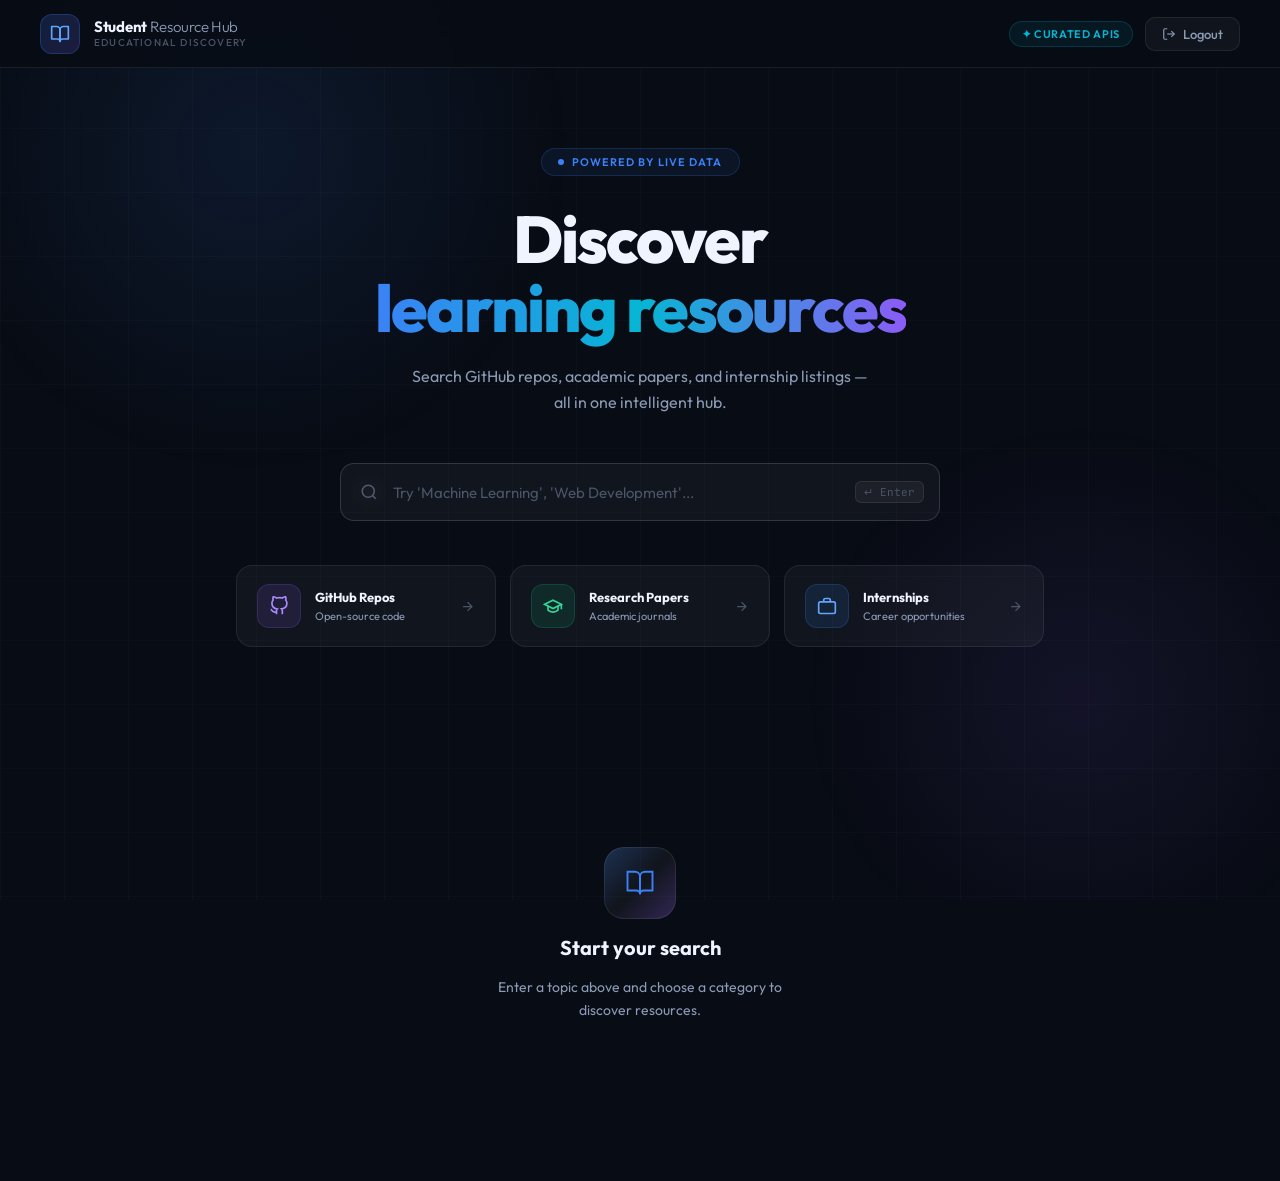
<file: frontend/index.html>
<!DOCTYPE html>
<html lang="en">
<head>
  <meta charset="UTF-8"/>
  <meta name="viewport" content="width=device-width, initial-scale=1.0"/>
  <title>Student Resource Hub</title>
  <link href="https://fonts.googleapis.com/css2?family=Outfit:wght@300;400;500;600;700;800&family=JetBrains+Mono:wght@400;500&display=swap" rel="stylesheet"/>
  <style>
    *, *::before, *::after { box-sizing: border-box; margin: 0; padding: 0; }

    :root {
      --bg:        #080c14;
      --bg2:       #0d1420;
      --surface:   rgba(255,255,255,0.04);
      --surface2:  rgba(255,255,255,0.07);
      --border:    rgba(255,255,255,0.08);
      --border2:   rgba(255,255,255,0.14);
      --accent:    #3b82f6;
      --accent2:   #06b6d4;
      --accent3:   #8b5cf6;
      --green:     #10b981;
      --text:      #f0f4ff;
      --text2:     #8b9ab5;
      --text3:     #4a5568;
      --radius:    16px;
      --radius-sm: 10px;
    }

    html { scroll-behavior: smooth; }

    body {
      font-family: 'Outfit', sans-serif;
      background: var(--bg);
      color: var(--text);
      min-height: 100vh;
      overflow-x: hidden;
    }

    /* ── ANIMATED BG ── */
    .bg-mesh {
      position: fixed; inset: 0; z-index: 0; pointer-events: none; overflow: hidden;
    }
    .bg-mesh::before {
      content: '';
      position: absolute;
      width: 700px; height: 700px;
      background: radial-gradient(circle, rgba(59,130,246,0.11) 0%, transparent 65%);
      top: -200px; left: -100px;
      animation: drift1 18s ease-in-out infinite alternate;
    }
    .bg-mesh::after {
      content: '';
      position: absolute;
      width: 600px; height: 600px;
      background: radial-gradient(circle, rgba(139,92,246,0.09) 0%, transparent 65%);
      bottom: -100px; right: -100px;
      animation: drift2 22s ease-in-out infinite alternate;
    }
    @keyframes drift1 { from{transform:translate(0,0)} to{transform:translate(80px,60px)} }
    @keyframes drift2 { from{transform:translate(0,0)} to{transform:translate(-60px,-80px)} }

    .grid-lines {
      position: fixed; inset: 0; z-index: 0; pointer-events: none;
      background-image:
        linear-gradient(rgba(255,255,255,0.018) 1px, transparent 1px),
        linear-gradient(90deg, rgba(255,255,255,0.018) 1px, transparent 1px);
      background-size: 64px 64px;
    }

    /* ── NAVBAR ── */
    nav {
      position: sticky; top: 0; z-index: 200;
      height: 68px;
      display: flex; align-items: center; justify-content: space-between;
      padding: 0 40px;
      background: rgba(8,12,20,0.85);
      backdrop-filter: blur(24px);
      -webkit-backdrop-filter: blur(24px);
      border-bottom: 1px solid var(--border);
    }
    .nav-brand { display: flex; align-items: center; gap: 14px; }
    .nav-logo {
      width: 40px; height: 40px;
      border-radius: 12px;
      background: linear-gradient(135deg, rgba(59,130,246,0.18), rgba(139,92,246,0.18));
      border: 1px solid rgba(59,130,246,0.25);
      display: grid; place-items: center;
    }
    .nav-wordmark h1 {
      font-size: 15px; font-weight: 700; color: var(--text);
      line-height: 1.2; letter-spacing: -0.3px;
    }
    .nav-wordmark h1 span { font-weight: 300; color: var(--text2); }
    .nav-wordmark p {
      font-size: 10px; font-weight: 500;
      letter-spacing: 0.12em; text-transform: uppercase; color: var(--text3);
    }
    .nav-right { display: flex; align-items: center; gap: 12px; }
    .nav-pill {
      font-size: 11px; font-weight: 600; letter-spacing: 0.06em;
      color: var(--accent2); text-transform: uppercase;
      background: rgba(6,182,212,0.08);
      border: 1px solid rgba(6,182,212,0.2);
      padding: 5px 12px; border-radius: 999px;
    }
    .logout-btn {
      display: flex; align-items: center; gap: 7px;
      font-family: 'Outfit', sans-serif;
      font-size: 13px; font-weight: 500; color: var(--text2);
      background: var(--surface); border: 1px solid var(--border);
      padding: 8px 16px; border-radius: var(--radius-sm);
      cursor: pointer; transition: all 0.2s;
    }
    .logout-btn:hover { background: var(--surface2); border-color: var(--border2); color: var(--text); }

    /* ── HERO ── */
    .hero {
      position: relative; z-index: 1;
      padding: 80px 40px 56px;
      display: flex; flex-direction: column; align-items: center;
      text-align: center;
    }
    .hero-tag {
      display: inline-flex; align-items: center; gap: 8px;
      font-size: 11px; font-weight: 600; letter-spacing: 0.1em; text-transform: uppercase;
      color: var(--accent); background: rgba(59,130,246,0.08);
      border: 1px solid rgba(59,130,246,0.2);
      padding: 6px 16px; border-radius: 999px;
      margin-bottom: 28px;
      animation: fadeDown 0.5s ease both;
    }
    .dot {
      width: 6px; height: 6px; border-radius: 50%;
      background: var(--accent);
      animation: blink 2s ease-in-out infinite;
    }
    @keyframes blink { 0%,100%{opacity:1;transform:scale(1)} 50%{opacity:0.4;transform:scale(0.6)} }

    .hero h2 {
      font-size: clamp(36px, 6vw, 66px);
      font-weight: 800; line-height: 1.05;
      letter-spacing: -2px; color: var(--text);
      margin-bottom: 20px;
      animation: fadeDown 0.5s 0.1s ease both;
    }
    .grad {
      background: linear-gradient(90deg, var(--accent), var(--accent2), var(--accent3));
      -webkit-background-clip: text; -webkit-text-fill-color: transparent; background-clip: text;
    }
    .hero-sub {
      font-size: 16px; color: var(--text2);
      max-width: 460px; line-height: 1.65; margin-bottom: 48px;
      animation: fadeDown 0.5s 0.2s ease both;
    }
    @keyframes fadeDown {
      from{opacity:0;transform:translateY(-14px)}
      to{opacity:1;transform:translateY(0)}
    }

    /* ── SEARCH ── */
    .search-wrap {
      width: 100%; max-width: 600px;
      position: relative; margin-bottom: 44px;
      animation: fadeDown 0.5s 0.3s ease both;
    }
    .search-icon {
      position: absolute; left: 20px; top: 50%;
      transform: translateY(-50%); pointer-events: none; color: var(--text3);
    }
    .search-wrap input {
      width: 100%; height: 58px;
      background: var(--surface);
      border: 1px solid var(--border2);
      border-radius: 14px;
      padding: 0 72px 0 52px;
      font-family: 'Outfit', sans-serif;
      font-size: 15px; color: var(--text);
      outline: none; backdrop-filter: blur(10px);
      transition: border 0.2s, box-shadow 0.2s, background 0.2s;
    }
    .search-wrap input::placeholder { color: var(--text3); }
    .search-wrap input:focus {
      border-color: rgba(59,130,246,0.45);
      background: rgba(255,255,255,0.055);
      box-shadow: 0 0 0 3px rgba(59,130,246,0.1), 0 8px 32px rgba(0,0,0,0.3);
    }
    .search-kbd {
      position: absolute; right: 16px; top: 50%; transform: translateY(-50%);
      font-family: 'JetBrains Mono', monospace;
      font-size: 11px; color: var(--text3);
      background: rgba(255,255,255,0.05);
      border: 1px solid var(--border);
      padding: 3px 8px; border-radius: 6px;
    }

    /* ── CATEGORIES ── */
    .categories {
      display: flex; gap: 14px; flex-wrap: wrap;
      justify-content: center;
      width: 100%; max-width: 860px;
      margin-bottom: 64px;
      animation: fadeDown 0.5s 0.4s ease both;
    }
    .cat-btn {
      flex: 1; min-width: 210px; max-width: 260px;
      display: flex; align-items: center; gap: 14px;
      padding: 18px 20px;
      background: var(--surface);
      border: 1px solid var(--border);
      border-radius: var(--radius);
      cursor: pointer;
      transition: all 0.25s cubic-bezier(0.4,0,0.2,1);
      font-family: 'Outfit', sans-serif;
      position: relative; overflow: hidden;
      backdrop-filter: blur(10px);
    }
    .cat-btn::after {
      content: ''; position: absolute; inset: 0;
      opacity: 0; transition: opacity 0.25s; border-radius: inherit;
    }
    .cat-btn.gh-btn::after  { background: linear-gradient(135deg, rgba(139,92,246,0.07), transparent); }
    .cat-btn.rp-btn::after  { background: linear-gradient(135deg, rgba(16,185,129,0.07), transparent); }
    .cat-btn.int-btn::after { background: linear-gradient(135deg, rgba(59,130,246,0.07), transparent); }
    .cat-btn:hover { border-color: var(--border2); transform: translateY(-3px); box-shadow: 0 16px 40px rgba(0,0,0,0.4); }
    .cat-btn:hover::after { opacity: 1; }

    .cat-btn.active { transform: translateY(-3px); }
    .cat-btn.active.gh-btn  { border-color: rgba(139,92,246,0.45); box-shadow: 0 0 0 1px rgba(139,92,246,0.15), 0 16px 40px rgba(139,92,246,0.12); background: rgba(139,92,246,0.06); }
    .cat-btn.active.rp-btn  { border-color: rgba(16,185,129,0.45);  box-shadow: 0 0 0 1px rgba(16,185,129,0.15),  0 16px 40px rgba(16,185,129,0.12);  background: rgba(16,185,129,0.06); }
    .cat-btn.active.int-btn { border-color: rgba(59,130,246,0.45);  box-shadow: 0 0 0 1px rgba(59,130,246,0.15),  0 16px 40px rgba(59,130,246,0.12);  background: rgba(59,130,246,0.06); }

    .cat-icon {
      width: 44px; height: 44px; flex-shrink: 0;
      border-radius: 12px; display: grid; place-items: center;
    }
    .cat-icon.gh  { background: rgba(139,92,246,0.13); border: 1px solid rgba(139,92,246,0.2); }
    .cat-icon.rp  { background: rgba(16,185,129,0.13);  border: 1px solid rgba(16,185,129,0.2); }
    .cat-icon.int { background: rgba(59,130,246,0.13);  border: 1px solid rgba(59,130,246,0.2); }

    .cat-text { text-align: left; }
    .cat-text strong { display: block; font-size: 13px; font-weight: 700; color: var(--text); margin-bottom: 2px; }
    .cat-text span   { font-size: 11px; color: var(--text2); }
    .cat-arrow { margin-left: auto; color: var(--text3); flex-shrink: 0; transition: transform 0.2s, color 0.2s; }
    .cat-btn:hover .cat-arrow, .cat-btn.active .cat-arrow { transform: translateX(3px); color: var(--text2); }

    /* ── RESULTS ── */
    #results-area {
      position: relative; z-index: 1;
      width: 100%; max-width: 900px;
      margin: 0 auto; padding: 0 40px 80px;
    }

    .results-header {
      display: flex; align-items: center; gap: 12px; margin-bottom: 20px;
    }
    .rh-label { font-size: 11px; font-weight: 600; letter-spacing: 0.09em; text-transform: uppercase; color: var(--text2); }
    .rh-count {
      font-family: 'JetBrains Mono', monospace; font-size: 11px;
      color: var(--accent); background: rgba(59,130,246,0.1);
      border: 1px solid rgba(59,130,246,0.2);
      padding: 2px 10px; border-radius: 999px;
    }
    .results-header::after { content:''; flex:1; height:1px; background: var(--border); }

    /* empty */
    .empty-state {
      display: flex; flex-direction: column; align-items: center;
      gap: 16px; padding: 80px 20px; text-align: center;
    }
    .empty-icon-wrap {
      width: 72px; height: 72px; border-radius: 20px;
      background: var(--surface); border: 1px solid var(--border);
      display: grid; place-items: center; position: relative;
    }
    .empty-icon-wrap::before {
      content:''; position:absolute; inset:-1px; border-radius:inherit; z-index:-1;
      background: linear-gradient(135deg, rgba(59,130,246,0.25), transparent, rgba(139,92,246,0.25));
    }
    .empty-state h3 { font-size: 20px; font-weight: 700; color: var(--text); }
    .empty-state p  { font-size: 14px; color: var(--text2); max-width: 300px; line-height: 1.6; }

    /* loading */
    .loading-wrap { display:flex; flex-direction:column; align-items:center; gap:16px; padding:60px 20px; }
    .spinner {
      width:34px; height:34px;
      border: 2px solid var(--border); border-top-color: var(--accent);
      border-radius: 50%; animation: spin 0.7s linear infinite;
    }
    @keyframes spin { to{transform:rotate(360deg)} }
    .loading-wrap p { font-size:13px; color:var(--text2); }

    /* error */
    .error-box {
      background: rgba(239,68,68,0.07); border: 1px solid rgba(239,68,68,0.2);
      border-radius: var(--radius); padding: 20px 24px;
      font-size: 13px; color: #fca5a5;
      display: flex; align-items: center; gap: 12px;
    }

    /* grid */
    .results-grid {
      display: grid;
      grid-template-columns: repeat(auto-fill, minmax(260px, 1fr));
      gap: 14px;
    }

    /* card */
    .card {
      background: var(--surface);
      border: 1px solid var(--border);
      border-radius: var(--radius);
      padding: 20px 22px;
      backdrop-filter: blur(10px);
      position: relative; overflow: hidden;
      transition: all 0.25s cubic-bezier(0.4,0,0.2,1);
      animation: cardIn 0.4s ease both;
      display: flex; flex-direction: column; gap: 9px;
    }
    @keyframes cardIn {
      from{opacity:0;transform:translateY(18px) scale(0.97)}
      to{opacity:1;transform:translateY(0) scale(1)}
    }
    .card:hover {
      border-color: var(--border2); background: var(--surface2);
      transform: translateY(-4px); box-shadow: 0 20px 48px rgba(0,0,0,0.5);
    }
    .card::before {
      content:''; position:absolute; top:0; left:0; right:0; height:2px; border-radius:var(--radius) var(--radius) 0 0;
    }
    .card.github::before { background: linear-gradient(90deg,#8b5cf6,#a78bfa); }
    .card.paper::before  { background: linear-gradient(90deg,#10b981,#34d399); }
    .card.intern::before { background: linear-gradient(90deg,#3b82f6,#60a5fa); }

    .card-badge {
      display: inline-flex; align-items: center; gap: 5px;
      font-size: 10px; font-weight: 600; letter-spacing: 0.08em; text-transform: uppercase;
      padding: 3px 9px; border-radius: 999px; width: fit-content;
    }
    .card.github .card-badge { color: #a78bfa; background: rgba(139,92,246,0.12); border: 1px solid rgba(139,92,246,0.2); }
    .card.paper  .card-badge { color: #34d399; background: rgba(16,185,129,0.12);  border: 1px solid rgba(16,185,129,0.2); }
    .card.intern .card-badge { color: #60a5fa; background: rgba(59,130,246,0.12);  border: 1px solid rgba(59,130,246,0.2); }

    .card h3 { font-size: 14px; font-weight: 700; color: var(--text); line-height: 1.45; }
    .card .card-sub {
      font-size: 12px; color: var(--text2); font-weight: 500;
      display: flex; align-items: center; gap: 6px;
    }
    .card .card-sub::before { content:''; width:3px; height:3px; border-radius:50%; background:var(--text3); flex-shrink:0; }
    .card .card-snippet {
      font-size: 12px; color: var(--text2); line-height: 1.6;
      display: -webkit-box; -webkit-line-clamp: 2; -webkit-box-orient: vertical; overflow: hidden;
    }
    .stars-badge {
      display: inline-flex; align-items: center; gap: 4px;
      font-family: 'JetBrains Mono', monospace; font-size: 11px; color: #fbbf24;
      background: rgba(251,191,36,0.08); border: 1px solid rgba(251,191,36,0.15);
      padding: 2px 8px; border-radius: 999px; width: fit-content;
    }
    .card-footer { margin-top: auto; padding-top: 10px; border-top: 1px solid var(--border); }
    .card a {
      display: inline-flex; align-items: center; gap: 6px;
      font-size: 12px; font-weight: 600; color: var(--accent); text-decoration: none;
      transition: gap 0.2s, filter 0.2s;
    }
    .card.paper  a { color: var(--green); }
    .card.intern a { color: #60a5fa; }
    .card a:hover { gap: 9px; filter: brightness(1.2); }

    @media (max-width: 640px) {
      nav { padding: 0 20px; }
      .nav-pill { display: none; }
      .hero { padding: 48px 20px 36px; }
      .categories { flex-direction: column; align-items: stretch; }
      .cat-btn { max-width: 100%; }
      #results-area { padding: 0 20px 60px; }
    }
  </style>
</head>
<body>

<div class="bg-mesh"></div>
<div class="grid-lines"></div>

<!-- NAVBAR -->
<nav>
  <div class="nav-brand">
    <div class="nav-logo">
      <svg width="20" height="20" viewBox="0 0 24 24" fill="none" stroke="#60a5fa" stroke-width="2" stroke-linecap="round" stroke-linejoin="round">
        <path d="M2 3h6a4 4 0 0 1 4 4v14a3 3 0 0 0-3-3H2z"/>
        <path d="M22 3h-6a4 4 0 0 0-4 4v14a3 3 0 0 1 3-3h7z"/>
      </svg>
    </div>
    <div class="nav-wordmark">
      <h1><strong>Student</strong><span> Resource Hub</span></h1>
      <p>Educational Discovery</p>
    </div>
  </div>
  <div class="nav-right">
    <div class="nav-pill">✦ Curated APIs</div>
    <button class="logout-btn" onclick="logout()">
      <svg width="14" height="14" viewBox="0 0 24 24" fill="none" stroke="currentColor" stroke-width="2">
        <path d="M9 21H5a2 2 0 0 1-2-2V5a2 2 0 0 1 2-2h4"/>
        <polyline points="16 17 21 12 16 7"/>
        <line x1="21" y1="12" x2="9" y2="12"/>
      </svg>
      Logout
    </button>
  </div>
</nav>

<!-- HERO -->
<div class="hero">
  <div class="hero-tag"><span class="dot"></span>Powered by live data</div>
  <h2>Discover<br/><span class="grad">learning resources</span></h2>
  <p class="hero-sub">Search GitHub repos, academic papers, and internship listings — all in one intelligent hub.</p>

  <!-- SEARCH -->
  <div class="search-wrap">
    <svg class="search-icon" width="18" height="18" viewBox="0 0 24 24" fill="none" stroke="currentColor" stroke-width="2">
      <circle cx="11" cy="11" r="8"/><line x1="21" y1="21" x2="16.65" y2="16.65"/>
    </svg>
    <input type="text" id="keyword" placeholder="Try 'Machine Learning', 'Web Development'..." autocomplete="off"/>
    <span class="search-kbd">↵ Enter</span>
  </div>

  <!-- CATEGORIES -->
  <div class="categories">
    <button class="cat-btn gh-btn" id="btn-github" onclick="selectCategory('github')">
      <div class="cat-icon gh">
        <svg width="20" height="20" viewBox="0 0 24 24" fill="none" stroke="#a78bfa" stroke-width="2">
          <path d="M9 19c-5 1.5-5-2.5-7-3m14 6v-3.87a3.37 3.37 0 0 0-.94-2.61c3.14-.35 6.44-1.54 6.44-7A5.44 5.44 0 0 0 20 4.77 5.07 5.07 0 0 0 19.91 1S18.73.65 16 2.48a13.38 13.38 0 0 0-7 0C6.27.65 5.09 1 5.09 1A5.07 5.07 0 0 0 5 4.77a5.44 5.44 0 0 0-1.5 3.78c0 5.42 3.3 6.61 6.44 7A3.37 3.37 0 0 0 9 18.13V22"/>
        </svg>
      </div>
      <div class="cat-text"><strong>GitHub Repos</strong><span>Open-source code</span></div>
      <svg class="cat-arrow" width="15" height="15" viewBox="0 0 24 24" fill="none" stroke="currentColor" stroke-width="2"><line x1="5" y1="12" x2="19" y2="12"/><polyline points="12 5 19 12 12 19"/></svg>
    </button>

    <button class="cat-btn rp-btn" id="btn-papers" onclick="selectCategory('academics')">
      <div class="cat-icon rp">
        <svg width="20" height="20" viewBox="0 0 24 24" fill="none" stroke="#34d399" stroke-width="2">
          <path d="M22 10v6M2 10l10-5 10 5-10 5z"/>
          <path d="M6 12v5c3 3 9 3 12 0v-5"/>
        </svg>
      </div>
      <div class="cat-text"><strong>Research Papers</strong><span>Academic journals</span></div>
      <svg class="cat-arrow" width="15" height="15" viewBox="0 0 24 24" fill="none" stroke="currentColor" stroke-width="2"><line x1="5" y1="12" x2="19" y2="12"/><polyline points="12 5 19 12 12 19"/></svg>
    </button>

    <button class="cat-btn int-btn" id="btn-internships" onclick="selectCategory('internships')">
      <div class="cat-icon int">
        <svg width="20" height="20" viewBox="0 0 24 24" fill="none" stroke="#60a5fa" stroke-width="2">
          <rect x="2" y="7" width="20" height="14" rx="2"/>
          <path d="M16 7V5a2 2 0 0 0-2-2h-4a2 2 0 0 0-2 2v2"/>
        </svg>
      </div>
      <div class="cat-text"><strong>Internships</strong><span>Career opportunities</span></div>
      <svg class="cat-arrow" width="15" height="15" viewBox="0 0 24 24" fill="none" stroke="currentColor" stroke-width="2"><line x1="5" y1="12" x2="19" y2="12"/><polyline points="12 5 19 12 12 19"/></svg>
    </button>
  </div>
</div>

<!-- RESULTS -->
<div id="results-area">
  <div class="empty-state">
    <div class="empty-icon-wrap">
      <svg width="30" height="30" viewBox="0 0 24 24" fill="none" stroke="#3b82f6" stroke-width="1.5">
        <path d="M2 3h6a4 4 0 0 1 4 4v14a3 3 0 0 0-3-3H2z"/>
        <path d="M22 3h-6a4 4 0 0 0-4 4v14a3 3 0 0 1 3-3h7z"/>
      </svg>
    </div>
    <h3>Start your search</h3>
    <p>Enter a topic above and choose a category to discover resources.</p>
  </div>
</div>

<script>
  let activeCategory = null;

  if (!localStorage.getItem('loggedIn')) {
    // window.location.href = 'login.html';
  }

  function logout() {
    localStorage.removeItem('loggedIn');
    window.location.href = 'login.html';
  }

  const btnMap   = { github:'btn-github', academics:'btn-papers', internships:'btn-internships' };
  const labelMap = { github:'GitHub Repos', academics:'Research Papers', internships:'Internships' };

  function selectCategory(type) {
    if (activeCategory === type) {
      activeCategory = null;
      document.querySelectorAll('.cat-btn').forEach(b => b.classList.remove('active'));
      showEmpty();
      return;
    }
    activeCategory = type;
    document.querySelectorAll('.cat-btn').forEach(b => b.classList.remove('active'));
    document.getElementById(btnMap[type]).classList.add('active');

    const kw = document.getElementById('keyword').value.trim();
    if (kw) search(type);
    else showEmpty('Type a keyword and hit Enter, or press Enter after selecting.');
  }

  document.getElementById('keyword').addEventListener('keydown', function(e) {
    if (e.key !== 'Enter') return;
    if (activeCategory) search(activeCategory);
    else showEmpty('Please select a category first — GitHub, Research, or Internships.');
  });

  function showEmpty(msg) {
    document.getElementById('results-area').innerHTML = `
      <div class="empty-state">
        <div class="empty-icon-wrap">
          <svg width="30" height="30" viewBox="0 0 24 24" fill="none" stroke="#3b82f6" stroke-width="1.5">
            <path d="M2 3h6a4 4 0 0 1 4 4v14a3 3 0 0 0-3-3H2z"/>
            <path d="M22 3h-6a4 4 0 0 0-4 4v14a3 3 0 0 1 3-3h7z"/>
          </svg>
        </div>
        <h3>Start your search</h3>
        <p>${msg || 'Enter a topic above and choose a category to discover resources.'}</p>
      </div>`;
  }

  async function search(type) {
    const keyword = document.getElementById('keyword').value.trim();
    if (!keyword) { showEmpty('Please enter a search term first.'); return; }

    const area = document.getElementById('results-area');
    area.innerHTML = `
      <div class="loading-wrap">
        <div class="spinner"></div>
        <p>Searching ${labelMap[type]}…</p>
      </div>`;

    try {
      const res  = await fetch(`http://127.0.0.1:5000/search?q=${encodeURIComponent(keyword)}&type=${type}`);
      const data = await res.json();
      area.innerHTML = '';

      if (!data.results || data.results.length === 0) {
        area.innerHTML = `
          <div class="empty-state">
            <div class="empty-icon-wrap">
              <svg width="30" height="30" viewBox="0 0 24 24" fill="none" stroke="#6b7280" stroke-width="1.5">
                <circle cx="11" cy="11" r="8"/><line x1="21" y1="21" x2="16.65" y2="16.65"/>
              </svg>
            </div>
            <h3>No results found</h3>
            <p>Try a different keyword or switch categories.</p>
          </div>`;
        return;
      }

      const cardClass = type==='github' ? 'github' : type==='academics' ? 'paper' : 'intern';
      const badgeText = type==='github' ? 'GitHub'  : type==='academics' ? 'Paper'  : 'Internship';

      const header = document.createElement('div');
      header.className = 'results-header';
      header.innerHTML = `<span class="rh-label">${labelMap[type]}</span><span class="rh-count">${data.results.length} results</span>`;
      area.appendChild(header);

      const grid = document.createElement('div');
      grid.className = 'results-grid';

      data.results.forEach((item, i) => {
        const title   = item.title  || item.name  || item.role  || 'Untitled';
        const link    = item.link   || item.url   || '#';
        const subtext = item.author || item.company || '';
        const snippet = item.snippet || '';
        const stars   = item.stars !== undefined ? item.stars : null;

        const card = document.createElement('div');
        card.className = `card ${cardClass}`;
        card.style.animationDelay = `${i * 55}ms`;
        card.innerHTML = `
          <div class="card-badge">${badgeText}</div>
          <h3>${title}</h3>
          ${subtext ? `<div class="card-sub">${subtext}</div>` : ''}
          ${snippet  ? `<div class="card-snippet">${snippet}</div>` : ''}
          ${stars !== null ? `<span class="stars-badge">★ ${stars.toLocaleString()}</span>` : ''}
          <div class="card-footer">
            <a href="${link}" target="_blank">
              View resource
              <svg width="12" height="12" viewBox="0 0 24 24" fill="none" stroke="currentColor" stroke-width="2.5">
                <line x1="5" y1="12" x2="19" y2="12"/><polyline points="12 5 19 12 12 19"/>
              </svg>
            </a>
          </div>`;
        grid.appendChild(card);
      });

      area.appendChild(grid);
    } catch (err) {
      document.getElementById('results-area').innerHTML = `
        <div class="error-box">
          <svg width="16" height="16" viewBox="0 0 24 24" fill="none" stroke="currentColor" stroke-width="2">
            <circle cx="12" cy="12" r="10"/><line x1="12" y1="8" x2="12" y2="12"/><line x1="12" y1="16" x2="12.01" y2="16"/>
          </svg>
          Could not connect to backend. Make sure your Flask server is running on <strong>port 5000</strong>.
        </div>`;
    }
  }
</script>
</body>
</html>
</file>
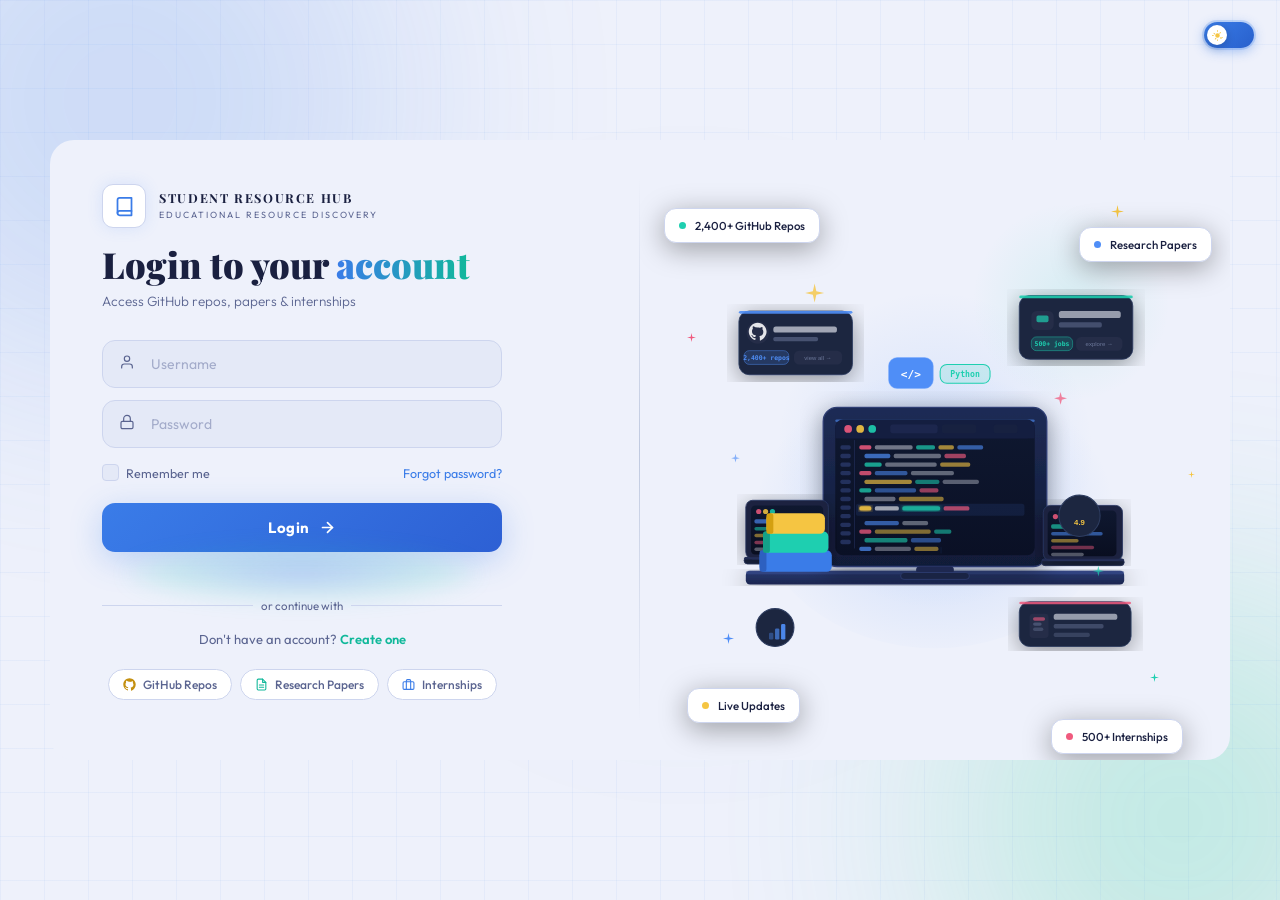
<file: frontend/login.html>
<!DOCTYPE html>
<html lang="en">
<head>
<meta charset="UTF-8"/>
<meta name="viewport" content="width=device-width, initial-scale=1.0"/>
<title>Student Resource Hub</title>
<link href="https://fonts.googleapis.com/css2?family=Playfair+Display:wght@700;900&family=Outfit:wght@300;400;500;600;700&display=swap" rel="stylesheet"/>
<style>
*,*::before,*::after{box-sizing:border-box;margin:0;padding:0}

:root{
  --bg:#0d1117;
  --card:#1c2233;
  --border:#252d42;
  --blue:#4f8ef7;
  --teal:#1ecfb0;
  --pink:#f05a7e;
  --gold:#f5c542;
  --text:#e8ecf4;
  --muted:#6b7799;
  --input:#141929;
}

body.light{
  --bg:#eef1fb;
  --card:#ffffff;
  --border:#cdd5ee;
  --blue:#3a7ce8;
  --teal:#10b89a;
  --pink:#e8456e;
  --gold:#c49010;
  --text:#1a2040;
  --muted:#5a6490;
  --input:#e4e9f7;
}
body.light .blob{
  opacity:0.18;
  filter:blur(120px);
}
body.light .grid-overlay{background-image:linear-gradient(rgba(58,124,232,0.05) 1px,transparent 1px),linear-gradient(90deg,rgba(58,124,232,0.05) 1px,transparent 1px);}
body.light .sep-line{background:linear-gradient(to bottom,transparent,#c0cae0,transparent);}
body.light .field input:focus{background:#f5f8ff;box-shadow:0 0 0 4px rgba(58,124,232,0.10);}
body.light .float-card{box-shadow:0 4px 18px rgba(0,0,0,0.08);}
body.light .field input::placeholder{color:#8892b8;}
body.light .btn-login{box-shadow:0 8px 32px rgba(58,124,232,0.28);}
body.light .btn-glow{
  display:block;
  position:absolute;
  left:50%;transform:translateX(-50%);
  bottom:-22px;
  width:88%;height:56px;
  background:radial-gradient(ellipse at center, rgba(58,124,232,0.28) 0%, rgba(30,207,176,0.14) 55%, transparent 80%);
  border-radius:50%;
  pointer-events:none;
  filter:blur(10px);
}
.btn-glow{display:none;}

html,body{height:100%;overflow:hidden}
body{
  font-family:'Outfit',sans-serif;
  background:var(--bg);
  color:var(--text);
  display:flex;
  align-items:center;
  justify-content:center;
  min-height:100vh;
  transition:background 0.35s,color 0.35s;
}

/* ── AMBIENT BG ── */
.bg{position:fixed;inset:0;pointer-events:none;z-index:0;overflow:hidden;}
.blob{position:absolute;border-radius:50%;filter:blur(100px);opacity:0.16;animation:drift 14s ease-in-out infinite alternate;}
.blob1{width:560px;height:560px;background:var(--blue);top:-180px;left:-160px;}
.blob2{width:460px;height:460px;background:var(--teal);bottom:-150px;right:-130px;animation-delay:5s;}
body.light .blob2{
  background: #34d399;
  opacity:0.25;
}
.blob3{width:300px;height:300px;background:var(--pink);top:35%;left:42%;animation-delay:9s;}
body.light .blob3{
  background:#3a7ce8;
  opacity:0.15;
}
@keyframes drift{from{transform:translate(0,0);}to{transform:translate(26px,16px);}}

.grid-overlay{
  position:fixed;inset:0;pointer-events:none;z-index:0;
  background-image:linear-gradient(rgba(79,142,247,0.04) 1px,transparent 1px),linear-gradient(90deg,rgba(79,142,247,0.04) 1px,transparent 1px);
  background-size:44px 44px;
}

/* ── THEME TOGGLE — pill slider ── */
.toggle-wrap{
  position:fixed;top:22px;right:26px;z-index:9999;
  display:flex;align-items:center;gap:10px;
  opacity:0;animation:fadeUp 0.5s 0.15s forwards;
  user-select:none;
}

.pill-track{
  width:50px;height:26px;
  border-radius:26px;
  background:linear-gradient(135deg,#4f8ef7,#3a7ce8);
  position:relative;
  cursor:pointer;
  transition:background 0.45s,box-shadow 0.45s;
  box-shadow:0 3px 12px rgba(79,142,247,0.55),0 0 0 2px rgba(79,142,247,0.25);
  flex-shrink:0;
}
body.light .pill-track{
  background:linear-gradient(135deg,#3a7ce8,#2860cc);
  box-shadow:0 3px 12px rgba(58,124,232,0.45),0 0 0 2px rgba(58,124,232,0.2);
}
.pill-thumb{
  position:absolute;
  top:3px;left:3px;
  width:20px;height:20px;
  border-radius:50%;
  background:#fff;
  box-shadow:0 2px 8px rgba(0,0,0,0.22);
  transition:transform 0.4s cubic-bezier(0.34,1.56,0.64,1);
  display:flex;align-items:center;justify-content:center;
}
.pill-track.dark .pill-thumb{
  transform:translateX(24px);
}
.pill-track:hover{filter:brightness(1.08);}

/* ── PAGE CARD ── */
.page-card{
  position:relative;z-index:1;
  display:flex;
  width:100%;
  max-width:1180px;
  min-height:620px;
  max-height:96vh;
  background:transparent;
  border-radius:24px;
  overflow:hidden;
}

/* ── LEFT PANEL ── */
.left{
  width:50%;
  display:flex;flex-direction:column;
  padding:44px 52px;
  background:var(--bg);
  position:relative;
}
.sep-line{
  position:absolute;right:0;top:6%;bottom:6%;
  width:1px;
  background:linear-gradient(to bottom,transparent,var(--border),transparent);
  transition:background 0.3s;
}

.brand{display:flex;align-items:center;gap:13px;opacity:0;animation:fadeUp 0.5s 0.2s forwards;}
.brand-logo{
  width:44px;height:44px;
  border:1.5px solid var(--border);border-radius:11px;
  background:var(--card);
  display:flex;align-items:center;justify-content:center;
  box-shadow:0 0 16px rgba(79,142,247,0.14);
  transition:all 0.3s;
}
.brand-logo svg{width:21px;height:21px;color:var(--blue);}
.brand-words h1{font-family:'Playfair Display',serif;font-size:12.5px;font-weight:700;letter-spacing:0.13em;color:var(--text);line-height:1;transition:color 0.3s;}
.brand-words p{font-size:9px;letter-spacing:0.22em;color:var(--muted);text-transform:uppercase;margin-top:4px;transition:color 0.3s;}

.form-wrap{flex:1;display:flex;flex-direction:column;justify-content:center;max-width:400px;}

.headline{
  font-family:'Playfair Display',serif;
  font-size:36px;font-weight:900;line-height:1.12;
  color:var(--text);
  margin-bottom:8px;
  white-space:nowrap;
  opacity:0;animation:fadeUp 0.5s 0.26s forwards;
  transition:color 0.3s;
}
.headline span {
  background: linear-gradient(90deg, var(--blue), var(--teal));
  -webkit-background-clip: text;
  -webkit-text-fill-color: transparent;
}
.sub{font-size:13.5px;font-weight:300;color:var(--muted);margin-bottom:30px;opacity:0;animation:fadeUp 0.5s 0.32s forwards;transition:color 0.3s;}

.field{position:relative;margin-bottom:12px;opacity:0;animation:fadeUp 0.5s forwards;}
.field:nth-of-type(1){animation-delay:0.36s;}
.field:nth-of-type(2){animation-delay:0.42s;}
.field-icon{position:absolute;left:17px;top:50%;transform:translateY(-50%);color:var(--muted);pointer-events:none;transition:color 0.2s;}
.field-icon svg{width:16px;height:16px;}
.field input{
  width:100%;padding:14px 16px 14px 48px;
  background:var(--input);border:1.5px solid var(--border);border-radius:13px;
  font-family:'Outfit',sans-serif;font-size:14px;color:var(--text);
  outline:none;transition:all 0.25s;
}
.field input::placeholder{color:var(--muted);opacity:0.7;}
.field input:focus{border-color:var(--blue);background:var(--bg);box-shadow:0 0 0 4px rgba(79,142,247,0.12);}
.field:has(input:focus) .field-icon{color:var(--blue);}

.extras{display:flex;align-items:center;justify-content:space-between;margin:4px 0 22px;opacity:0;animation:fadeUp 0.5s 0.48s forwards;}
.remember{display:flex;align-items:center;gap:7px;}
.remember input[type=checkbox]{display:none;}
.chk{width:17px;height:17px;border:1.5px solid var(--border);border-radius:4px;background:var(--input);display:flex;align-items:center;justify-content:center;transition:all 0.2s;flex-shrink:0;}
.remember input[type=checkbox]:checked+.chk{background:var(--blue);border-color:var(--blue);}
.remember input[type=checkbox]:checked+.chk::after{content:'';display:block;width:4px;height:8px;border:2px solid #fff;border-left:none;border-top:none;transform:rotate(45deg) translate(-1px,-1px);}
.remember span{font-size:12.5px;color:var(--muted);transition:color 0.3s;}
.forgot{font-size:12.5px;color:var(--blue);text-decoration:none;}
.forgot:hover{text-decoration:underline;}

.btn-login{
  width:100%;padding:15px;
  background:linear-gradient(135deg,var(--blue),#2d60d4);
  border:none;border-radius:13px;
  font-family:'Outfit',sans-serif;font-size:15px;font-weight:700;
  color:#fff;
  display:flex;align-items:center;justify-content:center;gap:9px;
  position:relative;overflow:hidden;
  transition:transform 0.18s,box-shadow 0.25s;
  box-shadow:0 8px 28px rgba(79,142,247,0.4);
  opacity:0;animation:fadeUp 0.5s 0.54s forwards;
  letter-spacing:0.03em;
}
.btn-login::before{content:'';position:absolute;inset:0;background:linear-gradient(135deg,rgba(255,255,255,0.14),transparent);opacity:0;transition:opacity 0.2s;}
.btn-login:hover{transform:translateY(-2px);box-shadow:0 14px 38px rgba(79,142,247,0.52);}
.btn-login:hover::before{opacity:1;}
.btn-login:active{transform:translateY(0);}
.btn-login svg{width:17px;height:17px;}
.login-error{
  font-size:12.5px;color:#f05a7e;text-align:center;
  margin-top:10px;min-height:18px;
  opacity:0;transition:opacity 0.3s;
}
.login-error.show{opacity:1;}

.divider{display:flex;align-items:center;gap:8px;margin:18px 0;opacity:0;animation:fadeUp 0.5s 0.60s forwards;}
.divider::before,.divider::after{content:'';flex:1;height:1px;background:var(--border);transition:background 0.3s;}
.divider span{font-size:11.5px;color:var(--muted);white-space:nowrap;transition:color 0.3s;}

.register{text-align:center;font-size:13px;color:var(--muted);opacity:0;animation:fadeUp 0.5s 0.66s forwards;transition:color 0.3s;}
.register a{color:var(--teal);font-weight:600;text-decoration:none;}
.register a:hover{text-decoration:underline;}

.tags{display:flex;flex-wrap:wrap;gap:8px;justify-content:center;margin-top:22px;opacity:0;animation:fadeUp 0.5s 0.72s forwards;}
.tag{display:flex;align-items:center;gap:7px;border:1px solid var(--border);border-radius:50px;padding:7px 14px;font-size:12px;font-weight:500;color:var(--muted);background:var(--card);transition:all 0.22s;cursor:default;}
.tag:hover{border-color:var(--blue);color:var(--text);box-shadow:0 0 10px rgba(79,142,247,0.2);}
.tag svg{width:13px;height:13px;}
.tag.teal svg{color:var(--teal);}
.tag.blue svg{color:var(--blue);}
.tag.gold svg{color:var(--gold);}

/* ── RIGHT PANEL ── */
.right{
  width:50%;
  display:flex;align-items:center;justify-content:center;
  position:relative;overflow:hidden;
  background:var(--bg);
  padding:28px 24px;
}

.orb{position:absolute;border-radius:50%;pointer-events:none;}
.orb1{width:320px;height:320px;background:radial-gradient(circle,rgba(79,142,247,0.15),transparent 70%);top:50%;left:50%;transform:translate(-50%,-50%);animation:orbp 7s ease-in-out infinite alternate;}
.orb2{width:200px;height:200px;background:radial-gradient(circle,rgba(30,207,176,0.11),transparent 70%);top:10%;right:10%;}
@keyframes orbp{from{transform:translate(-50%,-50%)scale(1);}to{transform:translate(-50%,-50%)scale(1.1);}}

/* sparkles */
.sp{position:absolute;pointer-events:none;z-index:10;animation:spk 4s ease-in-out infinite alternate;}
@keyframes spk{from{opacity:0.4;transform:scale(1)rotate(0deg);}to{opacity:1;transform:scale(1.5)rotate(25deg);}}
.sp1{top:10%;right:18%;animation-delay:0s;}
.sp2{top:30%;left:8%;animation-delay:1.3s;}
.sp3{bottom:18%;left:14%;animation-delay:2.6s;}
.sp4{bottom:12%;right:12%;animation-delay:0.8s;}
.sp5{top:52%;right:6%;animation-delay:2s;}

/* floating info pills */
.fc{
  position:absolute;
  background:var(--card);border:1px solid var(--border);
  border-radius:12px;padding:9px 14px;
  display:flex;align-items:center;gap:9px;
  font-size:11.5px;font-weight:500;color:var(--text);
  box-shadow:0 6px 28px rgba(0,0,0,0.35);
  animation:floaty 5s ease-in-out infinite alternate;
  white-space:nowrap;transition:background 0.3s,border-color 0.3s,color 0.3s;
  backdrop-filter:blur(8px);
  z-index:10;
}
.fc .dot{width:7px;height:7px;border-radius:50%;flex-shrink:0;}
.fc1{top:11%;left:4%;animation-delay:0s;}
.fc2{top:14%;right:3%;animation-delay:1.6s;}
.fc3{bottom:1%;right:8%;animation-delay:0.9s;}
.fc4{bottom:6%;left:8%;animation-delay:2.3s;}
@keyframes floaty{from{transform:translateY(0);}to{transform:translateY(-13px);}}

/* central illustration */
.illus{
  position:relative;z-index:2;
  width:90%;max-width:430px;
  opacity:0;animation:fadeUp 0.9s 0.35s forwards;
}
.illus svg{width:100%;height:auto;display:block;}

@keyframes fadeUp{from{opacity:0;transform:translateY(22px);}to{opacity:1;transform:translateY(0);}}

@media(max-width:900px){
  html,body{height:auto;overflow:auto;}
  .page-card{flex-direction:column;max-height:none;}
  .left,.right{width:100%;}
  .right{display:none;}
  .sep-line{display:none;}
}
</style>
</head>
<body class="light">

<div class="bg">
  <div class="blob blob1"></div>
  <div class="blob blob2"></div>
  <div class="blob blob3"></div>
</div>
<div class="grid-overlay"></div>

<!-- ══ THEME TOGGLE ══ -->
<div class="toggle-wrap">
  <div class="pill-track" id="pillTrack" onclick="toggleTheme()">
    <div class="pill-thumb" id="pillThumb">
      <svg id="togIcon" viewBox="0 0 24 24" fill="currentColor" stroke="none" style="width:11px;height:11px;display:block;color:#f5c542">
        <path d="M12 17a5 5 0 1 0 0-10 5 5 0 0 0 0 10zm0-13a1 1 0 0 0 1-1V1a1 1 0 0 0-2 0v2a1 1 0 0 0 1 1zm0 16a1 1 0 0 0-1 1v2a1 1 0 0 0 2 0v-2a1 1 0 0 0-1-1zm11-5h-2a1 1 0 0 0 0 2h2a1 1 0 0 0 0-2zM4 12a1 1 0 0 0-1-1H1a1 1 0 0 0 0 2h2a1 1 0 0 0 1-1zm15.07-7.07a1 1 0 0 0-1.41 0l-1.42 1.42a1 1 0 1 0 1.41 1.41l1.42-1.41a1 1 0 0 0 0-1.42zM7.76 17.66l-1.42 1.41a1 1 0 1 0 1.42 1.42l1.41-1.42a1 1 0 1 0-1.41-1.41zm11.32 1.41a1 1 0 1 0 1.41-1.41l-1.41-1.42a1 1 0 1 0-1.42 1.42zM6.34 7.76 4.93 6.34a1 1 0 0 0-1.41 1.42l1.41 1.41a1 1 0 1 0 1.41-1.41z"/>
      </svg>
    </div>
  </div>
</div>

<div class="page-card">

  <!-- ══ LEFT ══ -->
  <div class="left">
    <div class="sep-line"></div>

    <div class="brand">
      <div class="brand-logo">
        <svg viewBox="0 0 24 24" fill="none" stroke="currentColor" stroke-width="2" stroke-linecap="round" stroke-linejoin="round">
          <path d="M4 19.5A2.5 2.5 0 0 1 6.5 17H20"/>
          <path d="M6.5 2H20v20H6.5A2.5 2.5 0 0 1 4 19.5v-15A2.5 2.5 0 0 1 6.5 2z"/>
        </svg>
      </div>
      <div class="brand-words">
        <h1>STUDENT RESOURCE HUB</h1>
        <p>Educational Resource Discovery</p>
      </div>
    </div>

    <div class="form-wrap">
      <h2 class="headline">Login to your <span>account</span></h2>
      <p class="sub">Access GitHub repos, papers &amp; internships</p>

      <div class="field">
        <div class="field-icon">
          <svg viewBox="0 0 24 24" fill="none" stroke="currentColor" stroke-width="1.8" stroke-linecap="round" stroke-linejoin="round">
            <path d="M20 21v-2a4 4 0 0 0-4-4H8a4 4 0 0 0-4 4v2"/>
            <circle cx="12" cy="7" r="4"/>
          </svg>
        </div>
        <input id="inputUser" type="text" placeholder="Username"/>
      </div>

      <div class="field">
        <div class="field-icon">
          <svg viewBox="0 0 24 24" fill="none" stroke="currentColor" stroke-width="1.8" stroke-linecap="round" stroke-linejoin="round">
            <rect x="3" y="11" width="18" height="11" rx="2" ry="2"/>
            <path d="M7 11V7a5 5 0 0 1 10 0v4"/>
          </svg>
        </div>
        <input id="inputPass" type="password" placeholder="Password"/>
      </div>

      <div class="extras">
        <label class="remember">
          <input type="checkbox"/>
          <div class="chk"></div>
          <span>Remember me</span>
        </label>
        <a href="#" class="forgot">Forgot password?</a>
      </div>

      <div style="position:relative;">
        <button class="btn-login" onclick="handleLogin()">
          Login
          <svg viewBox="0 0 24 24" fill="none" stroke="currentColor" stroke-width="2.4" stroke-linecap="round" stroke-linejoin="round">
            <line x1="5" y1="12" x2="19" y2="12"/>
            <polyline points="12 5 19 12 12 19"/>
          </svg>
        </button>
        <span class="btn-glow"></span>
        <p id="loginError" class="login-error"></p>
      </div>

      <div class="divider"><span>or continue with</span></div>
      <p class="register">Don't have an account? <a href="signup.html">Create one</a></p>

      <div class="tags">
        <div class="tag gold">
          <svg viewBox="0 0 24 24" fill="currentColor"><path d="M12 .5C5.73.5.5 5.73.5 12c0 5.08 3.29 9.38 7.86 10.9.57.1.78-.25.78-.55v-1.93c-3.2.7-3.87-1.54-3.87-1.54-.52-1.33-1.27-1.68-1.27-1.68-1.04-.71.08-.7.08-.7 1.15.08 1.75 1.18 1.75 1.18 1.02 1.74 2.67 1.24 3.32.95.1-.74.4-1.24.72-1.53-2.55-.29-5.23-1.28-5.23-5.68 0-1.25.45-2.28 1.18-3.08-.12-.29-.51-1.46.11-3.04 0 0 .96-.31 3.15 1.18A10.98 10.98 0 0 1 12 6.84c.97 0 1.95.13 2.86.38 2.18-1.49 3.14-1.18 3.14-1.18.62 1.58.23 2.75.11 3.04.74.8 1.18 1.83 1.18 3.08 0 4.41-2.69 5.38-5.25 5.66.41.36.78 1.07.78 2.15v3.19c0 .3.2.66.79.55C20.21 21.38 23.5 17.08 23.5 12 23.5 5.73 18.27.5 12 .5z"/></svg>
          GitHub Repos
        </div>
        <div class="tag teal">
          <svg viewBox="0 0 24 24" fill="none" stroke="currentColor" stroke-width="2" stroke-linecap="round" stroke-linejoin="round">
            <path d="M14 2H6a2 2 0 0 0-2 2v16a2 2 0 0 0 2 2h12a2 2 0 0 0 2-2V8z"/>
            <polyline points="14 2 14 8 20 8"/>
            <line x1="16" y1="13" x2="8" y2="13"/><line x1="16" y1="17" x2="8" y2="17"/>
          </svg>
          Research Papers
        </div>
        <div class="tag blue">
          <svg viewBox="0 0 24 24" fill="none" stroke="currentColor" stroke-width="2" stroke-linecap="round" stroke-linejoin="round">
            <rect x="2" y="7" width="20" height="14" rx="2"/>
            <path d="M16 21V5a2 2 0 0 0-2-2h-4a2 2 0 0 0-2 2v16"/>
          </svg>
          Internships
        </div>
      </div>
    </div>
  </div>

  <!-- ══ RIGHT ══ -->
  <div class="right">
    <div class="orb orb1"></div>
    <div class="orb orb2"></div>

    <!-- sparkles -->
    <div class="sp sp1"><svg width="13" height="13" viewBox="0 0 14 14"><path d="M7 0L8.2 5.8 14 7l-5.8 1.2L7 14 5.8 8.2 0 7l5.8-1.2Z" fill="#f5c542"/></svg></div>
    <div class="sp sp2"><svg width="9" height="9" viewBox="0 0 14 14"><path d="M7 0L8.2 5.8 14 7l-5.8 1.2L7 14 5.8 8.2 0 7l5.8-1.2Z" fill="#f05a7e"/></svg></div>
    <div class="sp sp3"><svg width="11" height="11" viewBox="0 0 14 14"><path d="M7 0L8.2 5.8 14 7l-5.8 1.2L7 14 5.8 8.2 0 7l5.8-1.2Z" fill="#4f8ef7"/></svg></div>
    <div class="sp sp4"><svg width="9" height="9" viewBox="0 0 14 14"><path d="M7 0L8.2 5.8 14 7l-5.8 1.2L7 14 5.8 8.2 0 7l5.8-1.2Z" fill="#1ecfb0"/></svg></div>
    <div class="sp sp5"><svg width="7" height="7" viewBox="0 0 14 14"><path d="M7 0L8.2 5.8 14 7l-5.8 1.2L7 14 5.8 8.2 0 7l5.8-1.2Z" fill="#f5c542"/></svg></div>

    <!-- floating pills -->
    <div class="fc fc1"><div class="dot" style="background:#1ecfb0"></div>2,400+ GitHub Repos</div>
    <div class="fc fc2"><div class="dot" style="background:#4f8ef7"></div>Research Papers</div>
    <div class="fc fc3"><div class="dot" style="background:#f05a7e"></div>500+ Internships</div>
    <div class="fc fc4"><div class="dot" style="background:#f5c542"></div>Live Updates</div>

    <!-- ══ ILLUSTRATION — clean desk scene ══ -->
    <div class="illus">
      <svg viewBox="0 0 500 480" xmlns="http://www.w3.org/2000/svg" fill="none">
        <defs>
          <radialGradient id="rg1" cx="50%" cy="55%" r="50%">
            <stop offset="0%" stop-color="#4f8ef7" stop-opacity="0.2"/>
            <stop offset="100%" stop-color="#4f8ef7" stop-opacity="0"/>
          </radialGradient>
          <linearGradient id="monGrad" x1="0" y1="0" x2="0" y2="1">
            <stop offset="0%" stop-color="#1e2c55"/>
            <stop offset="100%" stop-color="#111a38"/>
          </linearGradient>
          <linearGradient id="screenGrad" x1="0" y1="0" x2="0" y2="1">
            <stop offset="0%" stop-color="#0f1830"/>
            <stop offset="100%" stop-color="#0a1025"/>
          </linearGradient>
          <linearGradient id="deskGrad" x1="0" y1="0" x2="0" y2="1">
            <stop offset="0%" stop-color="#2a3a70"/>
            <stop offset="100%" stop-color="#1a2550"/>
          </linearGradient>
          <linearGradient id="lapGrad" x1="0" y1="0" x2="0" y2="1">
            <stop offset="0%" stop-color="#0f1830"/>
            <stop offset="100%" stop-color="#090e20"/>
          </linearGradient>
          <filter id="ds">
            <feDropShadow dx="0" dy="6" stdDeviation="14" flood-color="#000" flood-opacity="0.4"/>
          </filter>
          <filter id="glow">
            <feGaussianBlur stdDeviation="3" result="b"/>
            <feMerge><feMergeNode in="b"/><feMergeNode in="SourceGraphic"/></feMerge>
          </filter>
        </defs>

        <!-- ambient glow -->
        <ellipse cx="250" cy="300" rx="210" ry="170" fill="url(#rg1)"/>

        <!-- ── DESK ── -->
        <rect x="30" y="380" width="440" height="16" rx="5" fill="url(#deskGrad)" filter="url(#ds)"/>
        <rect x="30" y="380" width="440" height="4" rx="3" fill="#3a4e90" opacity="0.6"/>

        <!-- ── MONITOR ── -->
        <rect x="120" y="190" width="260" height="185" rx="16" fill="url(#monGrad)" stroke="#2e3d72" stroke-width="1.5" filter="url(#ds)"/>
        <!-- screen -->
        <rect x="134" y="204" width="232" height="158" rx="9" fill="url(#screenGrad)"/>
        <!-- top accent bar -->
        <rect x="134" y="204" width="232" height="3" rx="2" fill="#4f8ef7" opacity="0.6"/>

        <!-- macOS-style title bar -->
        <rect x="134" y="204" width="232" height="22" rx="9" fill="#141e40"/>
        <rect x="134" y="215" width="232" height="11" fill="#141e40"/>
        <circle cx="149" cy="215" r="4.5" fill="#f05a7e" opacity="0.9"/>
        <circle cx="163" cy="215" r="4.5" fill="#f5c542" opacity="0.9"/>
        <circle cx="177" cy="215" r="4.5" fill="#1ecfb0" opacity="0.9"/>
        <!-- tab bar -->
        <rect x="198" y="210" width="55" height="10" rx="3" fill="#1e2850" opacity="0.8"/>
        <rect x="258" y="210" width="40" height="10" rx="3" fill="#1a2440" opacity="0.5"/>
        <rect x="318" y="210" width="28" height="10" rx="3" fill="#1a2440" opacity="0.5"/>

        <!-- Code editor content -->
        <!-- line numbers -->
        <rect x="140" y="234" width="12" height="5" rx="2" fill="#2e3d72" opacity="0.7"/>
        <rect x="140" y="244" width="12" height="5" rx="2" fill="#2e3d72" opacity="0.7"/>
        <rect x="140" y="254" width="12" height="5" rx="2" fill="#2e3d72" opacity="0.7"/>
        <rect x="140" y="264" width="12" height="5" rx="2" fill="#2e3d72" opacity="0.7"/>
        <rect x="140" y="274" width="12" height="5" rx="2" fill="#2e3d72" opacity="0.7"/>
        <rect x="140" y="284" width="12" height="5" rx="2" fill="#2e3d72" opacity="0.7"/>
        <rect x="140" y="294" width="12" height="5" rx="2" fill="#2e3d72" opacity="0.7"/>
        <rect x="140" y="304" width="12" height="5" rx="2" fill="#2e3d72" opacity="0.7"/>
        <rect x="140" y="314" width="12" height="5" rx="2" fill="#2e3d72" opacity="0.7"/>
        <rect x="140" y="324" width="12" height="5" rx="2" fill="#2e3d72" opacity="0.7"/>
        <rect x="140" y="334" width="12" height="5" rx="2" fill="#2e3d72" opacity="0.7"/>
        <rect x="140" y="344" width="12" height="5" rx="2" fill="#2e3d72" opacity="0.7"/>
        <!-- vertical separator -->
        <rect x="156" y="228" width="1" height="126" fill="#2e3d72" opacity="0.5"/>

        <!-- code lines row 1 -->
        <rect x="162" y="234" width="14" height="5" rx="2" fill="#f05a7e" opacity="0.85"/>
        <rect x="180" y="234" width="44" height="5" rx="2" fill="#e8ecf4" opacity="0.45"/>
        <rect x="228" y="234" width="22" height="5" rx="2" fill="#1ecfb0" opacity="0.7"/>
        <rect x="254" y="234" width="18" height="5" rx="2" fill="#f5c542" opacity="0.65"/>
        <rect x="276" y="234" width="30" height="5" rx="2" fill="#4f8ef7" opacity="0.6"/>
        <!-- row 2 -->
        <rect x="168" y="244" width="30" height="5" rx="2" fill="#4f8ef7" opacity="0.7"/>
        <rect x="202" y="244" width="55" height="5" rx="2" fill="#e8ecf4" opacity="0.4"/>
        <rect x="261" y="244" width="25" height="5" rx="2" fill="#f05a7e" opacity="0.65"/>
        <!-- row 3 -->
        <rect x="168" y="254" width="20" height="5" rx="2" fill="#1ecfb0" opacity="0.75"/>
        <rect x="192" y="254" width="60" height="5" rx="2" fill="#e8ecf4" opacity="0.4"/>
        <rect x="256" y="254" width="35" height="5" rx="2" fill="#f5c542" opacity="0.6"/>
        <!-- row 4 -->
        <rect x="162" y="264" width="14" height="5" rx="2" fill="#f05a7e" opacity="0.8"/>
        <rect x="180" y="264" width="38" height="5" rx="2" fill="#4f8ef7" opacity="0.55"/>
        <rect x="222" y="264" width="50" height="5" rx="2" fill="#e8ecf4" opacity="0.38"/>
        <!-- row 5 -->
        <rect x="168" y="274" width="55" height="5" rx="2" fill="#f5c542" opacity="0.65"/>
        <rect x="227" y="274" width="28" height="5" rx="2" fill="#1ecfb0" opacity="0.55"/>
        <rect x="259" y="274" width="42" height="5" rx="2" fill="#e8ecf4" opacity="0.35"/>
        <!-- row 6 -->
        <rect x="162" y="284" width="14" height="5" rx="2" fill="#1ecfb0" opacity="0.75"/>
        <rect x="180" y="284" width="48" height="5" rx="2" fill="#4f8ef7" opacity="0.5"/>
        <rect x="232" y="284" width="22" height="5" rx="2" fill="#f05a7e" opacity="0.6"/>
        <!-- row 7 -->
        <rect x="168" y="294" width="36" height="5" rx="2" fill="#e8ecf4" opacity="0.4"/>
        <rect x="208" y="294" width="52" height="5" rx="2" fill="#f5c542" opacity="0.55"/>
        <!-- row 8 highlighted line -->
        <rect x="158" y="302" width="196" height="14" rx="3" fill="#4f8ef7" opacity="0.1"/>
        <rect x="162" y="305" width="14" height="5" rx="2" fill="#f5c542" opacity="0.9" filter="url(#glow)"/>
        <rect x="180" y="305" width="28" height="5" rx="2" fill="#fff" opacity="0.6"/>
        <rect x="212" y="305" width="44" height="5" rx="2" fill="#1ecfb0" opacity="0.8" filter="url(#glow)"/>
        <rect x="260" y="305" width="30" height="5" rx="2" fill="#f05a7e" opacity="0.7"/>
        <!-- row 9 -->
        <rect x="168" y="322" width="40" height="5" rx="2" fill="#4f8ef7" opacity="0.6"/>
        <rect x="212" y="322" width="30" height="5" rx="2" fill="#e8ecf4" opacity="0.38"/>
        <!-- row 10 -->
        <rect x="162" y="332" width="14" height="5" rx="2" fill="#f05a7e" opacity="0.75"/>
        <rect x="180" y="332" width="65" height="5" rx="2" fill="#f5c542" opacity="0.5"/>
        <rect x="249" y="332" width="20" height="5" rx="2" fill="#1ecfb0" opacity="0.55"/>
        <!-- row 11 -->
        <rect x="168" y="342" width="50" height="5" rx="2" fill="#1ecfb0" opacity="0.6"/>
        <rect x="222" y="342" width="35" height="5" rx="2" fill="#4f8ef7" opacity="0.48"/>
        <!-- row 12 -->
        <rect x="162" y="352" width="14" height="5" rx="2" fill="#4f8ef7" opacity="0.7"/>
        <rect x="180" y="352" width="42" height="5" rx="2" fill="#e8ecf4" opacity="0.35"/>
        <rect x="226" y="352" width="28" height="5" rx="2" fill="#f5c542" opacity="0.5"/>

        <!-- cursor blink -->
        <rect x="256" y="352" width="2" height="8" rx="1" fill="#4f8ef7" opacity="0.9">
          <animate attributeName="opacity" values="0.9;0;0.9" dur="1.1s" repeatCount="indefinite"/>
        </rect>

        <!-- monitor neck + base -->
        <rect x="228" y="375" width="44" height="8" rx="4" fill="#1e2850"/>
        <rect x="210" y="382" width="80" height="8" rx="4" fill="#1a2444" stroke="#2e3d72" stroke-width="1"/>

        <!-- ── LAPTOP LEFT ── -->
        <g transform="translate(28,286)">
          <!-- base -->
          <rect x="0" y="78" width="100" height="8" rx="4" fill="#1a2440" stroke="#2a3660" stroke-width="1"/>
          <!-- lid -->
          <rect x="2" y="12" width="96" height="68" rx="8" fill="#1a2440" stroke="#2a3660" stroke-width="1" filter="url(#ds)"/>
          <!-- screen -->
          <rect x="8" y="18" width="84" height="57" rx="5" fill="url(#lapGrad)"/>
          <!-- mac dots -->
          <circle cx="17" cy="25" r="3" fill="#f05a7e" opacity="0.85"/>
          <circle cx="25" cy="25" r="3" fill="#f5c542" opacity="0.85"/>
          <circle cx="33" cy="25" r="3" fill="#1ecfb0" opacity="0.85"/>
          <!-- content -->
          <rect x="12" y="34" width="46" height="5" rx="2" fill="#4f8ef7" opacity="0.65"/>
          <rect x="12" y="43" width="34" height="4" rx="2" fill="#1ecfb0" opacity="0.55"/>
          <rect x="12" y="51" width="55" height="4" rx="2" fill="#f5c542" opacity="0.5"/>
          <rect x="12" y="59" width="38" height="4" rx="2" fill="#f05a7e" opacity="0.5"/>
          <rect x="12" y="67" width="48" height="4" rx="2" fill="#e8ecf4" opacity="0.35"/>
          <!-- hinge -->
          <rect x="0" y="78" width="100" height="3" rx="2" fill="#252f58" opacity="0.8"/>
        </g>

        <!-- ── LAPTOP RIGHT ── -->
        <g transform="translate(374,294)">
          <rect x="0" y="72" width="96" height="8" rx="4" fill="#1a2440" stroke="#2a3660" stroke-width="1"/>
          <rect x="2" y="10" width="92" height="64" rx="8" fill="#1a2440" stroke="#2a3660" stroke-width="1" filter="url(#ds)"/>
          <rect x="7" y="16" width="80" height="53" rx="5" fill="url(#lapGrad)"/>
          <circle cx="16" cy="23" r="3" fill="#f05a7e" opacity="0.85"/>
          <circle cx="24" cy="23" r="3" fill="#f5c542" opacity="0.85"/>
          <circle cx="32" cy="23" r="3" fill="#1ecfb0" opacity="0.85"/>
          <rect x="11" y="32" width="42" height="5" rx="2" fill="#1ecfb0" opacity="0.65"/>
          <rect x="11" y="41" width="60" height="4" rx="2" fill="#4f8ef7" opacity="0.55"/>
          <rect x="11" y="49" width="32" height="4" rx="2" fill="#f5c542" opacity="0.5"/>
          <rect x="11" y="57" width="50" height="4" rx="2" fill="#f05a7e" opacity="0.45"/>
          <rect x="11" y="65" width="38" height="4" rx="2" fill="#e8ecf4" opacity="0.32"/>
          <rect x="0" y="72" width="96" height="3" rx="2" fill="#252f58" opacity="0.8"/>
        </g>

        <!-- ── BOOKS ── -->
        <rect x="46" y="356" width="84" height="25" rx="6" fill="#3a7ce8"/>
        <rect x="46" y="356" width="8" height="25" rx="3" fill="#2d60c0"/>
        <rect x="50" y="334" width="76" height="25" rx="6" fill="#1ecfb0"/>
        <rect x="50" y="334" width="8" height="25" rx="3" fill="#14a088"/>
        <rect x="54" y="313" width="68" height="24" rx="6" fill="#f5c542"/>
        <rect x="54" y="313" width="8" height="24" rx="3" fill="#d4a010"/>

        <!-- ── FLOATING BADGE CARDS ── -->
        <!-- GitHub card (top-left area) -->
        <rect x="22" y="78" width="132" height="74" rx="12" fill="#1c2640" stroke="#2e3d60" stroke-width="1" filter="url(#ds)"/>
        <rect x="22" y="78" width="132" height="3" rx="2" fill="#4f8ef7" opacity="0.9"/>
        <circle cx="44" cy="103" r="13" fill="#252d48"/>
        <path transform="translate(33,91) scale(0.9)" d="M12 .5C5.73.5.5 5.73.5 12c0 5.08 3.29 9.38 7.86 10.9.57.1.78-.25.78-.55v-1.93c-3.2.7-3.87-1.54-3.87-1.54-.52-1.33-1.27-1.68-1.27-1.68-1.04-.71.08-.7.08-.7 1.15.08 1.75 1.18 1.75 1.18 1.02 1.74 2.67 1.24 3.32.95.1-.74.4-1.24.72-1.53-2.55-.29-5.23-1.28-5.23-5.68 0-1.25.45-2.28 1.18-3.08-.12-.29-.51-1.46.11-3.04 0 0 .96-.31 3.15 1.18A10.98 10.98 0 0 1 12 6.84c.97 0 1.95.13 2.86.38 2.18-1.49 3.14-1.18 3.14-1.18.62 1.58.23 2.75.11 3.04.74.8 1.18 1.83 1.18 3.08 0 4.41-2.69 5.38-5.25 5.66.41.36.78 1.07.78 2.15v3.19c0 .3.2.66.79.55C20.21 21.38 23.5 17.08 23.5 12 23.5 5.73 18.27.5 12 .5z" fill="white" opacity="0.88"/>
        <rect x="62" y="96" width="74" height="7" rx="3" fill="#e8ecf4" opacity="0.65"/>
        <rect x="62" y="108" width="52" height="5" rx="2" fill="#6b7799" opacity="0.55"/>
        <rect x="28" y="124" width="52" height="16" rx="6" fill="#4f8ef7" opacity="0.18"/>
        <rect x="28" y="124" width="52" height="16" rx="6" fill="none" stroke="#4f8ef7" stroke-width="1" opacity="0.5"/>
        <text x="54" y="135" text-anchor="middle" font-family="monospace" font-size="7.5" fill="#4f8ef7" font-weight="700">2,400+ repos</text>
        <rect x="86" y="124" width="56" height="16" rx="6" fill="#252d48"/>
        <text x="114" y="135" text-anchor="middle" font-family="sans-serif" font-size="7" fill="#6b7799">view all →</text>

        <!-- Internship card (top-right) -->
        <rect x="348" y="60" width="132" height="74" rx="12" fill="#1c2640" stroke="#2e3d60" stroke-width="1" filter="url(#ds)"/>
        <rect x="348" y="60" width="132" height="3" rx="2" fill="#1ecfb0" opacity="0.9"/>
        <rect x="362" y="78" width="26" height="22" rx="6" fill="#252d48"/>
        <rect x="368" y="83" width="14" height="8" rx="2" fill="#1ecfb0" opacity="0.7"/>
        <rect x="394" y="78" width="72" height="8" rx="3" fill="#e8ecf4" opacity="0.6"/>
        <rect x="394" y="91" width="50" height="6" rx="2" fill="#6b7799" opacity="0.5"/>
        <rect x="362" y="108" width="48" height="16" rx="6" fill="#1ecfb0" opacity="0.18"/>
        <rect x="362" y="108" width="48" height="16" rx="6" fill="none" stroke="#1ecfb0" stroke-width="1" opacity="0.5"/>
        <text x="386" y="119" text-anchor="middle" font-family="monospace" font-size="7.5" fill="#1ecfb0" font-weight="700">500+ jobs</text>
        <rect x="414" y="108" width="54" height="16" rx="6" fill="#252d48"/>
        <text x="441" y="119" text-anchor="middle" font-family="sans-serif" font-size="7" fill="#6b7799">explore →</text>

        <!-- Research card (bottom-right) -->
        <rect x="348" y="416" width="130" height="52" rx="12" fill="#1c2640" stroke="#2e3d60" stroke-width="1" filter="url(#ds)"/>
        <rect x="348" y="416" width="130" height="3" rx="2" fill="#f05a7e" opacity="0.85"/>
        <rect x="360" y="430" width="22" height="28" rx="4" fill="#252d48"/>
        <rect x="364" y="434" width="14" height="4" rx="2" fill="#f05a7e" opacity="0.6"/>
        <rect x="364" y="440" width="10" height="4" rx="2" fill="#6b7799" opacity="0.5"/>
        <rect x="364" y="446" width="12" height="4" rx="2" fill="#6b7799" opacity="0.4"/>
        <rect x="388" y="430" width="74" height="7" rx="3" fill="#e8ecf4" opacity="0.6"/>
        <rect x="388" y="442" width="58" height="5" rx="2" fill="#6b7799" opacity="0.45"/>
        <rect x="388" y="452" width="42" height="5" rx="2" fill="#6b7799" opacity="0.35"/>

        <!-- </> badge -->
        <rect x="196" y="132" width="52" height="36" rx="10" fill="#4f8ef7"/>
        <rect x="196" y="132" width="52" height="36" rx="10" fill="none" stroke="#78aaff" stroke-width="1" opacity="0.5"/>
        <text x="222" y="156" text-anchor="middle" font-family="monospace" font-size="13" fill="white" font-weight="700">&lt;/&gt;</text>

        <!-- Python badge -->
        <rect x="256" y="140" width="58" height="22" rx="8" fill="#1ecfb0" opacity="0.15"/>
        <rect x="256" y="140" width="58" height="22" rx="8" fill="none" stroke="#1ecfb0" stroke-width="1.2"/>
        <text x="285" y="155" text-anchor="middle" font-family="monospace" font-size="9.5" fill="#1ecfb0" font-weight="600">Python</text>

        <!-- Rating badge -->
        <circle cx="418" cy="316" r="24" fill="#1c2640" stroke="#2e3d60" stroke-width="1.2"/>
        <text x="418" y="312" text-anchor="middle" font-size="13">⭐</text>
        <text x="418" y="327" text-anchor="middle" font-family="sans-serif" font-size="9" fill="#f5c542" font-weight="700">4.9</text>

        <!-- Wifi bars badge -->
        <circle cx="64" cy="446" r="22" fill="#1c2640" stroke="#2e3d60" stroke-width="1.2"/>
        <rect x="57" y="452" width="5" height="8" rx="1.5" fill="#4f8ef7" opacity="0.38"/>
        <rect x="64" y="447" width="5" height="13" rx="1.5" fill="#4f8ef7" opacity="0.65"/>
        <rect x="71" y="442" width="5" height="18" rx="1.5" fill="#4f8ef7" opacity="0.92"/>

        <!-- sparkle accents -->
        <path d="M110 46L112 55L121 57L112 59L110 68L108 59L99 57L108 55Z" fill="#f5c542" opacity="0.8"/>
        <path d="M396 172L397.5 178L403.5 179.5L397.5 181L396 187L394.5 181L388.5 179.5L394.5 178Z" fill="#f05a7e" opacity="0.75"/>
        <path d="M440 374L441.2 379L446.4 380.2L441.2 381.4L440 386.6L438.8 381.4L433.6 380.2L438.8 379Z" fill="#1ecfb0" opacity="0.7"/>
        <path d="M18 244L19 248L23 249L19 250L18 254L17 250L13 249L17 248Z" fill="#4f8ef7" opacity="0.65"/>
      </svg>
    </div>
  </div>

</div><!-- end page-card -->

<script>
  function handleLogin() {
  const user = document.getElementById('inputUser').value.trim();
  const pass = document.getElementById('inputPass').value.trim();
  const err  = document.getElementById('loginError');

  if (!user || !pass) {
    showError("Enter username and password");
    return;
  }

  // get stored user
  const storedUser = JSON.parse(localStorage.getItem("user"));

  if (!storedUser) {
    showError("No account found. Please sign up.");
    return;
  }

  // validate
  if (user === storedUser.username && pass === storedUser.password) {
    localStorage.setItem("loggedIn", "true");
    window.location.href = "index.html";
  } else {
    showError("Invalid username or password");
  }
}
  function showError(msg) {
    const err = document.getElementById('loginError');
    err.textContent = msg;
    err.classList.add('show');
  }

 const SUN= `<path d="M12 17a5 5 0 1 0 0-10 5 5 0 0 0 0 10zm0-13a1 1 0 0 0 1-1V1a1 1 0 0 0-2 0v2a1 1 0 0 0 1 1zm0 16a1 1 0 0 0-1 1v2a1 1 0 0 0 2 0v-2a1 1 0 0 0-1-1zm11-5h-2a1 1 0 0 0 0 2h2a1 1 0 0 0 0-2zM4 12a1 1 0 0 0-1-1H1a1 1 0 0 0 0 2h2a1 1 0 0 0 1-1zm15.07-7.07a1 1 0 0 0-1.41 0l-1.42 1.42a1 1 0 1 0 1.41 1.41l1.42-1.41a1 1 0 0 0 0-1.42zM7.76 17.66l-1.42 1.41a1 1 0 1 0 1.42 1.42l1.41-1.42a1 1 0 1 0-1.41-1.41zm11.32 1.41a1 1 0 1 0 1.41-1.41l-1.41-1.42a1 1 0 1 0-1.42 1.42zM6.34 7.76 4.93 6.34a1 1 0 0 0-1.41 1.42l1.41 1.41a1 1 0 1 0 1.41-1.41z"/>`;
  const MOON = `<path d="M12 3a9 9 0 1 0 9 9c0-.46-.04-.92-.1-1.36a5.389 5.389 0 0 1-4.4 2.26 5.403 5.403 0 0 1-3.14-9.8c-.44-.06-.9-.1-1.36-.1z"/>`;
  let isLight = true;

  function toggleTheme() {
    isLight = !isLight;
    const track = document.getElementById('pillTrack');
    const icon = document.getElementById('togIcon');
    if (isLight) {
      document.body.classList.add('light');
      track.classList.remove('dark');
      icon.setAttribute('fill','currentColor');
      icon.setAttribute('stroke','none');
      icon.innerHTML = SUN;
      icon.style.color = '#f5c542';
    } else {
      document.body.classList.remove('light');
      track.classList.add('dark');
      icon.setAttribute('fill','currentColor');
      icon.setAttribute('stroke','none');
      icon.innerHTML = MOON;
      icon.style.color = '#f5c542';
    }
  }
</script>
</body>
</html>
</file>
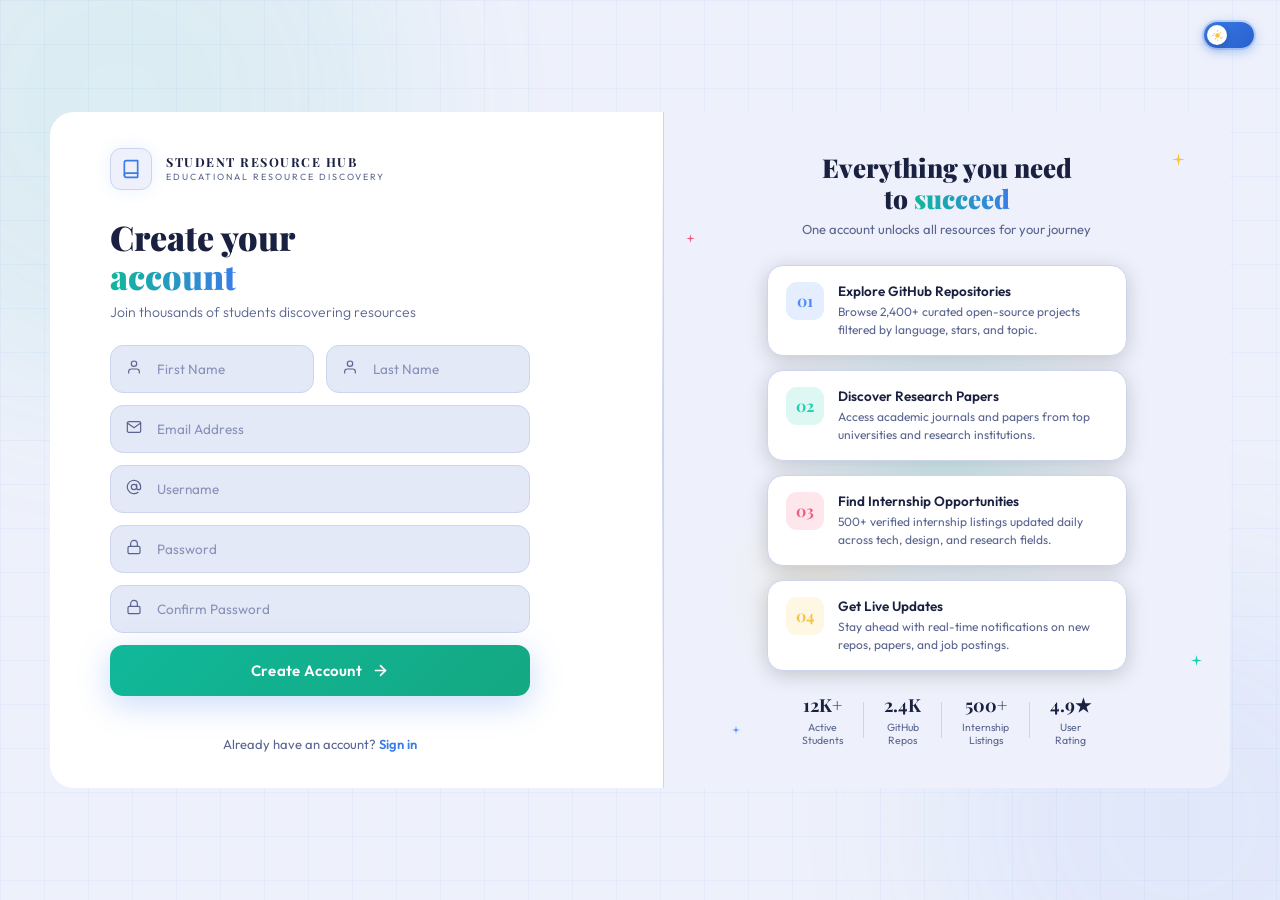
<file: frontend/signup.html>
<!DOCTYPE html>
<html lang="en">
<head>
<meta charset="UTF-8"/>
<meta name="viewport" content="width=device-width, initial-scale=1.0"/>
<title>Sign Up – Student Resource Hub</title>
<link href="https://fonts.googleapis.com/css2?family=Playfair+Display:wght@700;900&family=Outfit:wght@300;400;500;600;700&display=swap" rel="stylesheet"/>
<style>
*,*::before,*::after{box-sizing:border-box;margin:0;padding:0}

:root{
  --bg:#0d1117;
  --card:#1c2233;
  --border:#252d42;
  --blue:#4f8ef7;
  --teal:#1ecfb0;
  --pink:#f05a7e;
  --gold:#f5c542;
  --text:#e8ecf4;
  --muted:#6b7799;
  --input:#141929;
}

body.light{
  --bg:#eef1fb;
  --card:#ffffff;
  --border:#cdd5ee;
  --blue:#3a7ce8;
  --teal:#10b89a;
  --pink:#e8456e;
  --gold:#c49010;
  --text:#1a2040;
  --muted:#5a6490;
  --input:#e4e9f7;
}
body.light .blob{opacity:0.08;}
body.light .grid-overlay{background-image:linear-gradient(rgba(58,124,232,0.05) 1px,transparent 1px),linear-gradient(90deg,rgba(58,124,232,0.05) 1px,transparent 1px);}
body.light .field input:focus{background:#f5f8ff;box-shadow:0 0 0 4px rgba(58,124,232,0.10);}
body.light .float-card{box-shadow:0 4px 18px rgba(0,0,0,0.08);}
body.light .btn-signup{box-shadow:0 8px 32px rgba(58,124,232,0.28);}

html,body{height:100%;overflow:hidden}
body{
  font-family:'Outfit',sans-serif;
  background:var(--bg);
  color:var(--text);
  display:flex;
  align-items:center;
  justify-content:center;
  min-height:100vh;
  transition:background 0.35s,color 0.35s;
}

/* ── AMBIENT BG ── */
.bg{position:fixed;inset:0;pointer-events:none;z-index:0;overflow:hidden;}
.blob{position:absolute;border-radius:50%;filter:blur(100px);opacity:0.16;animation:drift 14s ease-in-out infinite alternate;}
.blob1{width:560px;height:560px;background:var(--teal);top:-180px;left:-160px;}
.blob2{width:460px;height:460px;background:var(--blue);bottom:-150px;right:-130px;animation-delay:5s;}
.blob3{width:300px;height:300px;background:var(--pink);top:35%;left:42%;animation-delay:9s;}
@keyframes drift{from{transform:translate(0,0);}to{transform:translate(26px,16px);}}

.grid-overlay{
  position:fixed;inset:0;pointer-events:none;z-index:0;
  background-image:linear-gradient(rgba(79,142,247,0.04) 1px,transparent 1px),linear-gradient(90deg,rgba(79,142,247,0.04) 1px,transparent 1px);
  background-size:44px 44px;
}

/* ── THEME TOGGLE ── */
.toggle-wrap{
  position:fixed;top:22px;right:26px;z-index:9999;
  display:flex;align-items:center;gap:10px;
  opacity:0;animation:fadeUp 0.5s 0.1s forwards;
  user-select:none;
}
.pill-track{
  width:50px;height:26px;border-radius:26px;
  background:linear-gradient(135deg,#4f8ef7,#3a7ce8);
  position:relative;cursor:pointer;
  transition:background 0.45s,box-shadow 0.45s;
  box-shadow:0 3px 12px rgba(79,142,247,0.55),0 0 0 2px rgba(79,142,247,0.25);
  flex-shrink:0;
}
body.light .pill-track{
  background:linear-gradient(135deg,#3a7ce8,#2860cc);
  box-shadow:0 3px 12px rgba(58,124,232,0.45),0 0 0 2px rgba(58,124,232,0.2);
}
.pill-thumb{
  position:absolute;top:3px;left:3px;
  width:20px;height:20px;border-radius:50%;
  background:#fff;box-shadow:0 2px 8px rgba(0,0,0,0.22);
  transition:transform 0.4s cubic-bezier(0.34,1.56,0.64,1);
  display:flex;align-items:center;justify-content:center;
}
.pill-track.dark .pill-thumb{transform:translateX(24px);}
.pill-track:hover{filter:brightness(1.08);}

/* ── PAGE CARD ── */
.page-card{
  position:relative;z-index:1;
  display:flex;width:100%;
  max-width:1180px;min-height:640px;max-height:96vh;
  background:transparent;border-radius:24px;overflow:hidden;
}

/* ── LEFT PANEL ── */
.left{
  width:52%;display:flex;flex-direction:column;
  padding:36px 60px;position:relative;
  background:var(--card);
  border-right:1px solid var(--border);
  transition:background 0.35s,border-color 0.35s;
  overflow-y:auto;
}
.left::-webkit-scrollbar{width:0;}

.sep-line{
  position:absolute;right:0;top:6%;bottom:6%;width:1px;
  background:linear-gradient(to bottom,transparent,var(--border),transparent);
}

/* brand */
.brand{display:flex;align-items:center;gap:14px;margin-bottom:28px;opacity:0;animation:fadeUp 0.5s 0.1s forwards;flex-shrink:0;}
.brand-logo{
  width:42px;height:42px;border:1.5px solid var(--border);border-radius:11px;
  background:var(--bg);display:flex;align-items:center;justify-content:center;
  box-shadow:0 0 16px rgba(79,142,247,0.12);transition:background 0.35s,border-color 0.35s;
}
.brand-logo svg{width:20px;height:20px;color:var(--blue);}
.brand-words h1{font-family:'Playfair Display',serif;font-size:12.5px;font-weight:700;letter-spacing:0.12em;color:var(--text);line-height:1;transition:color 0.35s;}
.brand-words p{font-size:9px;letter-spacing:0.22em;color:var(--muted);text-transform:uppercase;margin-top:3px;}

/* form section */
.form-wrap{flex:1;display:flex;flex-direction:column;justify-content:center;max-width:420px;}

.headline{
  font-family:'Playfair Display',serif;
  font-size:34px;font-weight:900;line-height:1.12;
  color:var(--text);margin-bottom:8px;
  opacity:0;animation:fadeUp 0.5s 0.18s forwards;
  transition:color 0.35s;
}
.headline span{background:linear-gradient(90deg,var(--teal),var(--blue));-webkit-background-clip:text;-webkit-text-fill-color:transparent;}

.sub{font-size:14px;font-weight:300;color:var(--muted);margin-bottom:24px;opacity:0;animation:fadeUp 0.5s 0.24s forwards;}

/* two-col row */
.row-2{display:grid;grid-template-columns:1fr 1fr;gap:12px;}

.field{position:relative;margin-bottom:12px;opacity:0;animation:fadeUp 0.5s forwards;}
.field:nth-of-type(1){animation-delay:0.28s;}
.field:nth-of-type(2){animation-delay:0.33s;}
.field:nth-of-type(3){animation-delay:0.38s;}
.field:nth-of-type(4){animation-delay:0.43s;}
.field:nth-of-type(5){animation-delay:0.48s;}

.field-icon{position:absolute;left:16px;top:50%;transform:translateY(-50%);color:var(--muted);pointer-events:none;transition:color 0.2s;}
.field-icon svg{width:16px;height:16px;}
.field:has(input:focus) .field-icon{color:var(--blue);}

.field input,.field select{
  width:100%;padding:14px 16px 14px 46px;
  background:var(--input);border:1.5px solid var(--border);border-radius:13px;
  font-family:'Outfit',sans-serif;font-size:13.5px;font-weight:400;
  color:var(--text);outline:none;
  transition:border-color 0.25s,box-shadow 0.25s,background 0.25s,color 0.35s;
  appearance:none;-webkit-appearance:none;
}
.field input::placeholder{color:#3a4560;}
body.light .field input::placeholder{color:#8892b8;}
.field input:focus,.field select:focus{
  border-color:var(--blue);background:var(--bg);
  box-shadow:0 0 0 4px rgba(79,142,247,0.10);
}

/* password strength */
.strength-bar{height:3px;border-radius:3px;margin-top:6px;background:var(--border);overflow:hidden;display:none;}
.strength-fill{height:100%;border-radius:3px;width:0%;transition:width 0.4s,background 0.4s;}

/* terms */
.terms-row{
  display:flex;align-items:flex-start;gap:10px;
  margin:10px 0 18px;
  opacity:0;animation:fadeUp 0.5s 0.54s forwards;
}
.terms-row input[type=checkbox]{display:none;}
.checkmark{
  width:18px;height:18px;min-width:18px;border:1.5px solid var(--border);
  border-radius:5px;background:var(--input);
  display:flex;align-items:center;justify-content:center;
  transition:all 0.2s;cursor:pointer;margin-top:1px;
}
.terms-row input[type=checkbox]:checked + .checkmark{background:var(--teal);border-color:var(--teal);}
.terms-row input[type=checkbox]:checked + .checkmark::after{
  content:'';display:block;width:5px;height:9px;
  border:2px solid #fff;border-left:none;border-top:none;
  transform:rotate(45deg) translate(-1px,-1px);
}
.terms-row span{font-size:12.5px;color:var(--muted);line-height:1.5;}
.terms-row a{color:var(--teal);text-decoration:none;font-weight:500;}
.terms-row a:hover{text-decoration:underline;}

/* signup button */
.btn-signup{
  width:100%;padding:16px;
  background:linear-gradient(135deg,var(--teal) 0%,#14a882 100%);
  border:none;border-radius:13px;
  font-family:'Outfit',sans-serif;font-size:15px;font-weight:600;
  color:#fff;cursor:pointer;
  display:flex;align-items:center;justify-content:center;gap:10px;
  position:relative;overflow:hidden;
  transition:transform 0.18s,box-shadow 0.25s;
  box-shadow:0 8px 32px rgba(30,207,176,0.35);
  opacity:0;animation:fadeUp 0.5s 0.6s forwards;
  letter-spacing:0.02em;
}
.btn-signup::before{content:'';position:absolute;inset:0;background:linear-gradient(135deg,rgba(255,255,255,0.12),transparent);opacity:0;transition:opacity 0.2s;}
.btn-signup:hover{transform:translateY(-2px);box-shadow:0 14px 40px rgba(30,207,176,0.45);}
.btn-signup:hover::before{opacity:1;}
.btn-signup:active{transform:translateY(0);}
.btn-signup svg{width:17px;height:17px;}

.signup-error{font-size:12px;color:var(--pink);text-align:center;margin-top:8px;min-height:16px;opacity:0;transition:opacity 0.3s;}
.signup-error.show{opacity:1;}

.login-link{
  text-align:center;font-size:13px;color:var(--muted);
  margin-top:16px;opacity:0;animation:fadeUp 0.5s 0.66s forwards;
}
.login-link a{color:var(--blue);font-weight:600;text-decoration:none;}
.login-link a:hover{text-decoration:underline;}

/* ── RIGHT PANEL ── */
.right{
  width:48%;display:flex;align-items:center;justify-content:center;
  position:relative;overflow:hidden;padding:40px;
  background:var(--bg);transition:background 0.35s;
}

.orb{position:absolute;border-radius:50%;}
.orb1{width:340px;height:340px;background:radial-gradient(circle,rgba(30,207,176,0.14),transparent 70%);top:50%;left:50%;transform:translate(-50%,-50%);animation:orbp 7s ease-in-out infinite alternate;}
.orb2{width:200px;height:200px;background:radial-gradient(circle,rgba(245,197,66,0.10),transparent 70%);bottom:15%;left:10%;}
@keyframes orbp{from{transform:translate(-50%,-50%) scale(1);}to{transform:translate(-50%,-50%) scale(1.1);}}

/* right panel content */
.right-inner{
  position:relative;z-index:2;
  display:flex;flex-direction:column;align-items:center;
  width:100%;max-width:360px;gap:0;
}

.right-heading{
  font-family:'Playfair Display',serif;
  font-size:26px;font-weight:900;
  color:var(--text);text-align:center;
  line-height:1.2;margin-bottom:6px;
  opacity:0;animation:fadeUp 0.6s 0.2s forwards;
}
.right-heading span{
  background:linear-gradient(90deg,var(--teal),var(--blue));
  -webkit-background-clip:text;-webkit-text-fill-color:transparent;
}
.right-sub{
  font-size:13px;color:var(--muted);text-align:center;
  margin-bottom:28px;
  opacity:0;animation:fadeUp 0.6s 0.28s forwards;
}

/* step cards */
.step-list{display:flex;flex-direction:column;gap:14px;width:100%;}

.step-card{
  display:flex;align-items:flex-start;gap:14px;
  background:var(--card);border:1px solid var(--border);
  border-radius:16px;padding:16px 18px;
  box-shadow:0 4px 20px rgba(0,0,0,0.18);
  transition:transform 0.22s,box-shadow 0.22s,background 0.3s,border-color 0.3s;
  opacity:0;animation:fadeUp 0.6s forwards;
  cursor:default;
}
.step-card:hover{transform:translateX(5px);box-shadow:0 8px 30px rgba(0,0,0,0.25);}
.step-card:nth-child(1){animation-delay:0.35s;}
.step-card:nth-child(2){animation-delay:0.46s;}
.step-card:nth-child(3){animation-delay:0.57s;}
.step-card:nth-child(4){animation-delay:0.68s;}

.step-num{
  width:38px;height:38px;min-width:38px;border-radius:11px;
  display:flex;align-items:center;justify-content:center;
  font-size:16px;font-weight:700;font-family:'Playfair Display',serif;
  flex-shrink:0;
}
.step-card:nth-child(1) .step-num{background:rgba(79,142,247,0.15);color:#4f8ef7;}
.step-card:nth-child(2) .step-num{background:rgba(30,207,176,0.15);color:#1ecfb0;}
.step-card:nth-child(3) .step-num{background:rgba(240,90,126,0.15);color:#f05a7e;}
.step-card:nth-child(4) .step-num{background:rgba(245,197,66,0.15);color:#f5c542;}

.step-body h4{font-size:13.5px;font-weight:600;color:var(--text);margin-bottom:3px;transition:color 0.3s;}
.step-body p{font-size:12px;color:var(--muted);line-height:1.5;}

/* trust badges row */
.trust-row{
  display:flex;align-items:center;justify-content:center;gap:20px;
  margin-top:22px;
  opacity:0;animation:fadeUp 0.6s 0.8s forwards;
}
.trust-badge{
  display:flex;flex-direction:column;align-items:center;gap:4px;
}
.trust-badge strong{font-size:18px;font-weight:700;font-family:'Playfair Display',serif;color:var(--text);}
.trust-badge span{font-size:10.5px;color:var(--muted);text-align:center;line-height:1.3;}
.trust-div{width:1px;height:36px;background:var(--border);}

/* sparkles (repositioned) */
.sp{position:absolute;pointer-events:none;z-index:10;animation:spk 4s ease-in-out infinite alternate;}
.sp svg{display:block;}
@keyframes spk{from{opacity:0.4;transform:scale(1) rotate(0deg);}to{opacity:1;transform:scale(1.5) rotate(25deg);}}
.sp1{top:6%;right:8%;animation-delay:0s;}
.sp2{top:18%;left:4%;animation-delay:1.4s;}
.sp3{bottom:18%;right:5%;animation-delay:2s;}
.sp4{bottom:8%;left:12%;animation-delay:0.6s;}

/* success overlay */
.success-overlay{
  position:fixed;inset:0;z-index:9998;
  background:rgba(13,17,23,0.85);backdrop-filter:blur(6px);
  display:flex;align-items:center;justify-content:center;
  opacity:0;pointer-events:none;transition:opacity 0.4s;
}
.success-overlay.show{opacity:1;pointer-events:all;}
.success-box{
  background:var(--card);border:1px solid var(--border);
  border-radius:20px;padding:40px 48px;text-align:center;
  max-width:360px;width:90%;
  transform:translateY(20px);transition:transform 0.4s;
}
.success-overlay.show .success-box{transform:translateY(0);}
.success-icon{
  width:64px;height:64px;border-radius:50%;
  background:linear-gradient(135deg,var(--teal),#14a882);
  display:flex;align-items:center;justify-content:center;
  margin:0 auto 20px;
  box-shadow:0 8px 28px rgba(30,207,176,0.35);
}
.success-icon svg{width:28px;height:28px;color:#fff;}
.success-box h3{font-family:'Playfair Display',serif;font-size:22px;font-weight:700;color:var(--text);margin-bottom:8px;}
.success-box p{font-size:13.5px;color:var(--muted);margin-bottom:24px;line-height:1.6;}
.btn-go{
  width:100%;padding:14px;
  background:linear-gradient(135deg,var(--blue),#3a7ce8);
  border:none;border-radius:12px;
  font-family:'Outfit',sans-serif;font-size:14.5px;font-weight:600;
  color:#fff;cursor:pointer;
  box-shadow:0 6px 22px rgba(79,142,247,0.35);
  transition:transform 0.18s,box-shadow 0.25s;
}
.btn-go:hover{transform:translateY(-1px);box-shadow:0 10px 30px rgba(79,142,247,0.45);}

@keyframes fadeUp{from{opacity:0;transform:translateY(20px);}to{opacity:1;transform:translateY(0);}}

@media(max-width:900px){
  html,body{height:auto;overflow:auto;}
  .page-card{flex-direction:column;max-height:none;}
  .left,.right{width:100%;}
  .right{display:none;}
  .left{padding:32px 24px;}
}
</style>
</head>
<body class="light">

<div class="bg">
  <div class="blob blob1"></div>
  <div class="blob blob2"></div>
  <div class="blob blob3"></div>
</div>
<div class="grid-overlay"></div>

<!-- Theme toggle -->
<div class="toggle-wrap">
  <div class="pill-track" id="pillTrack" onclick="toggleTheme()">
    <div class="pill-thumb" id="pillThumb">
      <svg id="togIcon" viewBox="0 0 24 24" fill="currentColor" stroke="none" style="width:11px;height:11px;display:block;color:#f5c542">
        <path d="M12 17a5 5 0 1 0 0-10 5 5 0 0 0 0 10zm0-13a1 1 0 0 0 1-1V1a1 1 0 0 0-2 0v2a1 1 0 0 0 1 1zm0 16a1 1 0 0 0-1 1v2a1 1 0 0 0 2 0v-2a1 1 0 0 0-1-1zm11-5h-2a1 1 0 0 0 0 2h2a1 1 0 0 0 0-2zM4 12a1 1 0 0 0-1-1H1a1 1 0 0 0 0 2h2a1 1 0 0 0 1-1zm15.07-7.07a1 1 0 0 0-1.41 0l-1.42 1.42a1 1 0 1 0 1.41 1.41l1.42-1.41a1 1 0 0 0 0-1.42zM7.76 17.66l-1.42 1.41a1 1 0 1 0 1.42 1.42l1.41-1.42a1 1 0 1 0-1.41-1.41zm11.32 1.41a1 1 0 1 0 1.41-1.41l-1.41-1.42a1 1 0 1 0-1.42 1.42zM6.34 7.76 4.93 6.34a1 1 0 0 0-1.41 1.42l1.41 1.41a1 1 0 1 0 1.41-1.41z"/>
      </svg>
    </div>
  </div>
</div>

<div class="page-card">

  <!-- LEFT -->
  <div class="left">
    <div class="sep-line"></div>

    <div class="brand">
      <div class="brand-logo">
        <svg viewBox="0 0 24 24" fill="none" stroke="currentColor" stroke-width="2" stroke-linecap="round" stroke-linejoin="round">
          <path d="M4 19.5A2.5 2.5 0 0 1 6.5 17H20"/>
          <path d="M6.5 2H20v20H6.5A2.5 2.5 0 0 1 4 19.5v-15A2.5 2.5 0 0 1 6.5 2z"/>
        </svg>
      </div>
      <div class="brand-words">
        <h1>STUDENT RESOURCE HUB</h1>
        <p>Educational Resource Discovery</p>
      </div>
    </div>

    <div class="form-wrap">
      <h2 class="headline">Create your<br/><span>account</span></h2>
      <p class="sub">Join thousands of students discovering resources</p>

      <!-- Row: First + Last name -->
      <div class="row-2">
        <div class="field">
          <div class="field-icon">
            <svg viewBox="0 0 24 24" fill="none" stroke="currentColor" stroke-width="1.8" stroke-linecap="round" stroke-linejoin="round">
              <path d="M20 21v-2a4 4 0 0 0-4-4H8a4 4 0 0 0-4 4v2"/><circle cx="12" cy="7" r="4"/>
            </svg>
          </div>
          <input id="firstName" type="text" placeholder="First Name"/>
        </div>
        <div class="field">
          <div class="field-icon">
            <svg viewBox="0 0 24 24" fill="none" stroke="currentColor" stroke-width="1.8" stroke-linecap="round" stroke-linejoin="round">
              <path d="M20 21v-2a4 4 0 0 0-4-4H8a4 4 0 0 0-4 4v2"/><circle cx="12" cy="7" r="4"/>
            </svg>
          </div>
          <input id="lastName" type="text" placeholder="Last Name"/>
        </div>
      </div>

      <!-- Email -->
      <div class="field">
        <div class="field-icon">
          <svg viewBox="0 0 24 24" fill="none" stroke="currentColor" stroke-width="1.8" stroke-linecap="round" stroke-linejoin="round">
            <path d="M4 4h16c1.1 0 2 .9 2 2v12c0 1.1-.9 2-2 2H4c-1.1 0-2-.9-2-2V6c0-1.1.9-2 2-2z"/>
            <polyline points="22,6 12,13 2,6"/>
          </svg>
        </div>
        <input id="signupEmail" type="email" placeholder="Email Address"/>
      </div>

      <!-- Username -->
      <div class="field">
        <div class="field-icon">
          <svg viewBox="0 0 24 24" fill="none" stroke="currentColor" stroke-width="1.8" stroke-linecap="round" stroke-linejoin="round">
            <circle cx="12" cy="12" r="4"/><path d="M16 8v5a3 3 0 0 0 6 0v-1a10 10 0 1 0-3.92 7.94"/>
          </svg>
        </div>
        <input id="signupUser" type="text" placeholder="Username"/>
      </div>

      <!-- Password -->
      <div class="field">
        <div class="field-icon">
          <svg viewBox="0 0 24 24" fill="none" stroke="currentColor" stroke-width="1.8" stroke-linecap="round" stroke-linejoin="round">
            <rect x="3" y="11" width="18" height="11" rx="2" ry="2"/><path d="M7 11V7a5 5 0 0 1 10 0v4"/>
          </svg>
        </div>
        <input id="signupPass" type="password" placeholder="Password" oninput="checkStrength(this.value)"/>
        <div class="strength-bar" id="strengthBar"><div class="strength-fill" id="strengthFill"></div></div>
      </div>

      <!-- Confirm Password -->
      <div class="field">
        <div class="field-icon">
          <svg viewBox="0 0 24 24" fill="none" stroke="currentColor" stroke-width="1.8" stroke-linecap="round" stroke-linejoin="round">
            <rect x="3" y="11" width="18" height="11" rx="2" ry="2"/><path d="M7 11V7a5 5 0 0 1 10 0v4"/>
          </svg>
        </div>
        <input id="signupConfirm" type="password" placeholder="Confirm Password"/>
      </div>



      <button class="btn-signup" onclick="handleSignup()">
        Create Account
        <svg viewBox="0 0 24 24" fill="none" stroke="currentColor" stroke-width="2.4" stroke-linecap="round" stroke-linejoin="round">
          <line x1="5" y1="12" x2="19" y2="12"/><polyline points="12 5 19 12 12 19"/>
        </svg>
      </button>

      <p id="signupError" class="signup-error"></p>

      <p class="login-link">Already have an account? <a href="login.html">Sign in</a></p>
    </div>
  </div>

  <!-- RIGHT -->
  <div class="right">
    <div class="orb orb1"></div>
    <div class="orb orb2"></div>

    <div class="sp sp1"><svg width="13" height="13" viewBox="0 0 14 14"><path d="M7 0L8.2 5.8 14 7l-5.8 1.2L7 14 5.8 8.2 0 7l5.8-1.2Z" fill="#f5c542"/></svg></div>
    <div class="sp sp2"><svg width="9" height="9" viewBox="0 0 14 14"><path d="M7 0L8.2 5.8 14 7l-5.8 1.2L7 14 5.8 8.2 0 7l5.8-1.2Z" fill="#f05a7e"/></svg></div>
    <div class="sp sp3"><svg width="11" height="11" viewBox="0 0 14 14"><path d="M7 0L8.2 5.8 14 7l-5.8 1.2L7 14 5.8 8.2 0 7l5.8-1.2Z" fill="#1ecfb0"/></svg></div>
    <div class="sp sp4"><svg width="8" height="8" viewBox="0 0 14 14"><path d="M7 0L8.2 5.8 14 7l-5.8 1.2L7 14 5.8 8.2 0 7l5.8-1.2Z" fill="#4f8ef7"/></svg></div>

    <div class="right-inner">
      <p class="right-heading">Everything you need<br/>to <span>succeed</span></p>
      <p class="right-sub">One account unlocks all resources for your journey</p>

      <div class="step-list">
        <div class="step-card">
          <div class="step-num">01</div>
          <div class="step-body">
            <h4>Explore GitHub Repositories</h4>
            <p>Browse 2,400+ curated open-source projects filtered by language, stars, and topic.</p>
          </div>
        </div>
        <div class="step-card">
          <div class="step-num">02</div>
          <div class="step-body">
            <h4>Discover Research Papers</h4>
            <p>Access academic journals and papers from top universities and research institutions.</p>
          </div>
        </div>
        <div class="step-card">
          <div class="step-num">03</div>
          <div class="step-body">
            <h4>Find Internship Opportunities</h4>
            <p>500+ verified internship listings updated daily across tech, design, and research fields.</p>
          </div>
        </div>
        <div class="step-card">
          <div class="step-num">04</div>
          <div class="step-body">
            <h4>Get Live Updates</h4>
            <p>Stay ahead with real-time notifications on new repos, papers, and job postings.</p>
          </div>
        </div>
      </div>

      <div class="trust-row">
        <div class="trust-badge">
          <strong>12K+</strong>
          <span>Active<br/>Students</span>
        </div>
        <div class="trust-div"></div>
        <div class="trust-badge">
          <strong>2.4K</strong>
          <span>GitHub<br/>Repos</span>
        </div>
        <div class="trust-div"></div>
        <div class="trust-badge">
          <strong>500+</strong>
          <span>Internship<br/>Listings</span>
        </div>
        <div class="trust-div"></div>
        <div class="trust-badge">
          <strong>4.9★</strong>
          <span>User<br/>Rating</span>
        </div>
      </div>
    </div>
  </div>
</div>

<!-- Success overlay -->
<div class="success-overlay" id="successOverlay">
  <div class="success-box">
    <div class="success-icon">
      <svg viewBox="0 0 24 24" fill="none" stroke="currentColor" stroke-width="2.5" stroke-linecap="round" stroke-linejoin="round">
        <polyline points="20 6 9 17 4 12"/>
      </svg>
    </div>
    <h3>Account Created!</h3>
    <p>Welcome aboard! Your account has been successfully created. You can now log in.</p>
    <button class="btn-go" onclick="goToLogin()">Go to Login →</button>
  </div>
</div>

<script>
  /* ── Theme toggle ── */
  const SUN  = `<path d="M12 17a5 5 0 1 0 0-10 5 5 0 0 0 0 10zm0-13a1 1 0 0 0 1-1V1a1 1 0 0 0-2 0v2a1 1 0 0 0 1 1zm0 16a1 1 0 0 0-1 1v2a1 1 0 0 0 2 0v-2a1 1 0 0 0-1-1zm11-5h-2a1 1 0 0 0 0 2h2a1 1 0 0 0 0-2zM4 12a1 1 0 0 0-1-1H1a1 1 0 0 0 0 2h2a1 1 0 0 0 1-1zm15.07-7.07a1 1 0 0 0-1.41 0l-1.42 1.42a1 1 0 1 0 1.41 1.41l1.42-1.41a1 1 0 0 0 0-1.42zM7.76 17.66l-1.42 1.41a1 1 0 1 0 1.42 1.42l1.41-1.42a1 1 0 1 0-1.41-1.41zm11.32 1.41a1 1 0 1 0 1.41-1.41l-1.41-1.42a1 1 0 1 0-1.42 1.42zM6.34 7.76 4.93 6.34a1 1 0 0 0-1.41 1.42l1.41 1.41a1 1 0 1 0 1.41-1.41z"/>`;
  const MOON = `<path d="M12 3a9 9 0 1 0 9 9c0-.46-.04-.92-.1-1.36a5.389 5.389 0 0 1-4.4 2.26 5.403 5.403 0 0 1-3.14-9.8c-.44-.06-.9-.1-1.36-.1z"/>`;
  let isLight = true;

  function toggleTheme() {
    isLight = !isLight;
    const track = document.getElementById('pillTrack');
    const icon  = document.getElementById('togIcon');
    if (isLight) {
      document.body.classList.add('light');
      track.classList.remove('dark');
      icon.setAttribute('fill','currentColor');
      icon.setAttribute('stroke','none');
      icon.innerHTML = SUN;
      icon.style.color = '#f5c542';
    } else {
      document.body.classList.remove('light');
      track.classList.add('dark');
      icon.setAttribute('fill','currentColor');
      icon.setAttribute('stroke','none');
      icon.innerHTML = MOON;
      icon.style.color = '#f5c542';
    }
  }


  /* ── Password strength ── */
  function checkStrength(val) {
    const bar  = document.getElementById('strengthBar');
    const fill = document.getElementById('strengthFill');
    if (!val) { bar.style.display = 'none'; return; }
    bar.style.display = 'block';
    let score = 0;
    if (val.length >= 8)            score++;
    if (/[A-Z]/.test(val))          score++;
    if (/[0-9]/.test(val))          score++;
    if (/[^A-Za-z0-9]/.test(val))   score++;
    const levels = [
      { w:'25%',  bg:'#f05a7e' },
      { w:'50%',  bg:'#f5c542' },
      { w:'75%',  bg:'#4f8ef7' },
      { w:'100%', bg:'#1ecfb0' },
    ];
    const l = levels[score - 1] || levels[0];
    fill.style.width      = l.w;
    fill.style.background = l.bg;
  }

  /* ── Validation ── */
  function showError(msg) {
    const el = document.getElementById('signupError');
    el.textContent = msg;
    el.classList.add('show');
  }
  function clearError() {
    document.getElementById('signupError').classList.remove('show');
  }

  function handleSignup() {
    clearError();
    const first   = document.getElementById('firstName').value.trim();
    const last    = document.getElementById('lastName').value.trim();
    const email   = document.getElementById('signupEmail').value.trim();
    const user    = document.getElementById('signupUser').value.trim();
    const pass    = document.getElementById('signupPass').value;
    const confirm = document.getElementById('signupConfirm').value;

    if (!first || !last)          { showError('Please enter your full name.'); return; }
    if (!email)                   { showError('Please enter your email address.'); return; }
    if (!/^[^\s@]+@[^\s@]+\.[^\s@]+$/.test(email)) { showError('Please enter a valid email.'); return; }
    if (!user)                    { showError('Please choose a username.'); return; }
    if (user.length < 3)          { showError('Username must be at least 3 characters.'); return; }
    if (!pass)                    { showError('Please create a password.'); return; }
    if (pass.length < 6)          { showError('Password must be at least 6 characters.'); return; }
    if (pass !== confirm)         { showError('Passwords do not match.'); return; }

    // Save to localStorage & show success
localStorage.setItem("user", JSON.stringify({
  username: user,
  password: pass
}));    document.getElementById('successOverlay').classList.add('show');
  }

  function goToLogin() {
    window.location.href = 'login.html';
  }
</script>
</body>
</html>
</file>
